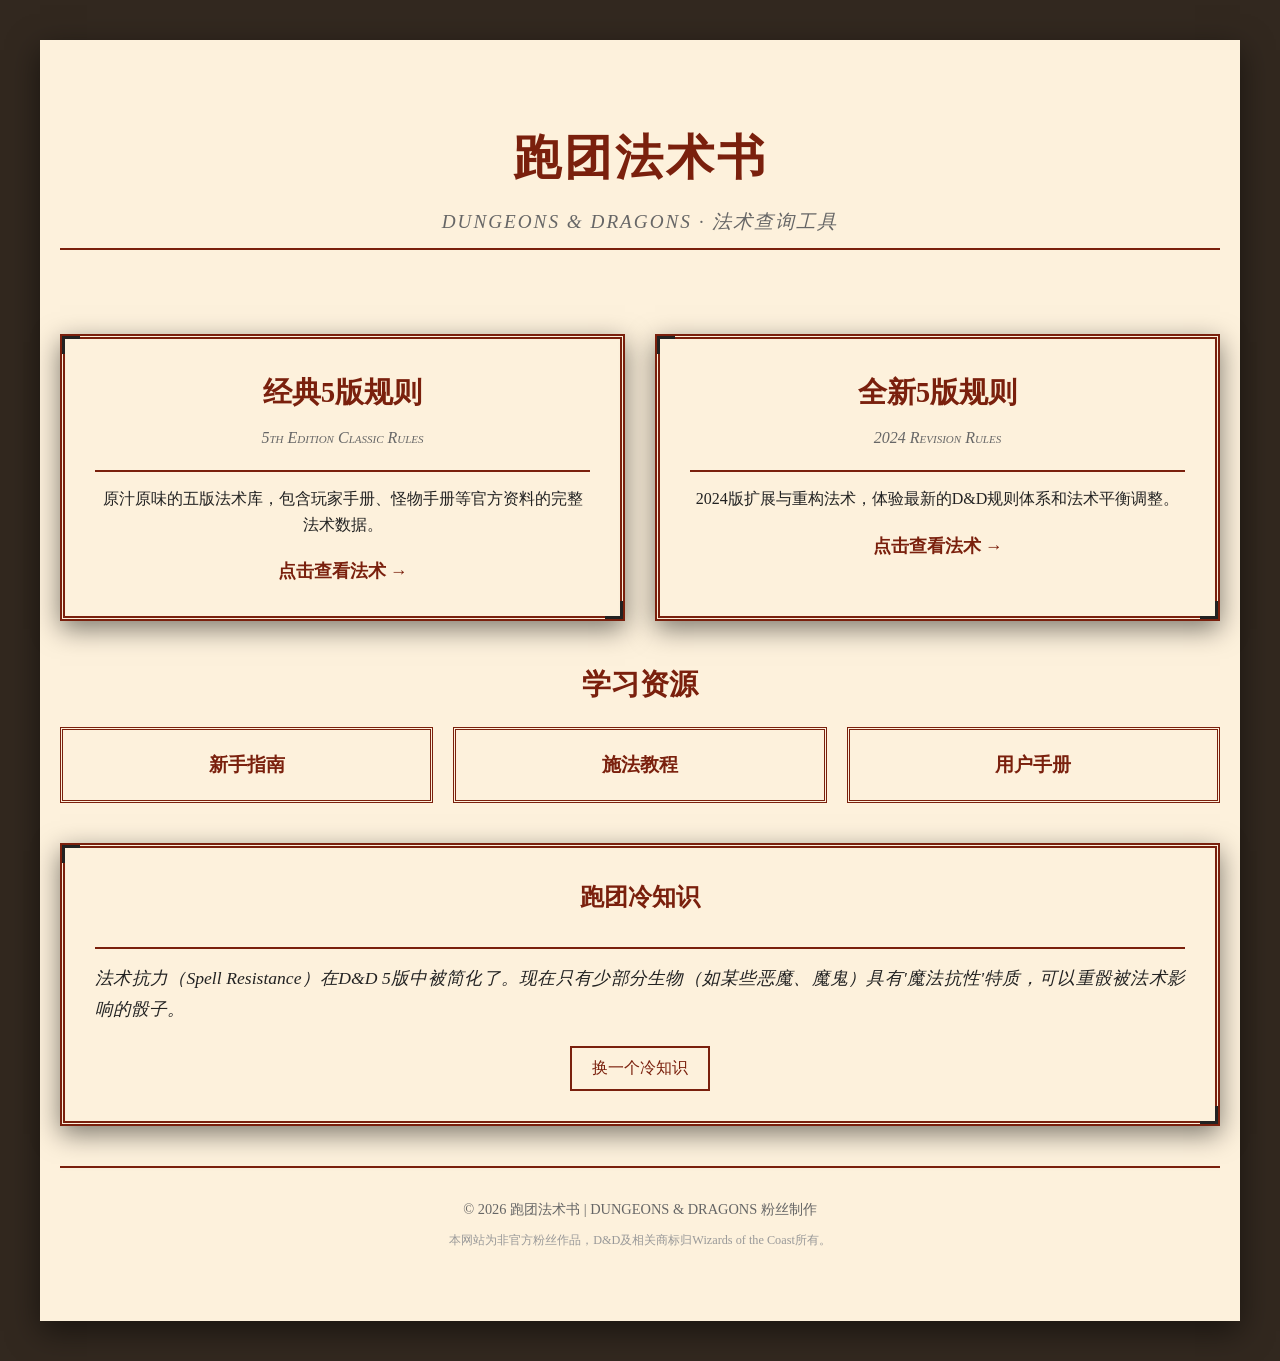
<file: index.html>
<!DOCTYPE html>
<html lang="zh-CN">
<head>
    <meta charset="UTF-8">
    <meta name="viewport" content="width=device-width, initial-scale=1.0">
    <title>跑团法术书 - D&D 法术查询工具</title>
    <link rel="stylesheet" href="css/style.css">
    <link rel="stylesheet" href="css/stat-block.css">
</head>
<body>
    <!-- 主容器 -->
    <div class="container">
        
        <!-- ============================
             标题区（Stat Block风格）
             ============================ -->
        <section class="hero-section fade-in">
            <h1 class="hero-title">跑团法术书</h1>
            <div class="hero-subtitle">DUNGEONS & DRAGONS · 法术查询工具</div>
            <hr class="divider">
        </section>
        
        <!-- ============================
             核心功能区（Stat Block卡片）
             ============================ -->
        <section class="features-section">
            
            <!-- 经典5版规则卡片 -->
            <div class="feature-card" onclick="location.href='dndspells.html?v=5e'">
                <div class="feature-card-title">经典5版规则</div>
                <div class="feature-card-subtitle">5th Edition Classic Rules</div>
                <hr class="divider">
                <div class="feature-card-desc">
                    原汁原味的五版法术库，包含玩家手册、怪物手册等官方资料的完整法术数据。
                </div>
                <div class="feature-card-link">点击查看法术 →</div>
            </div>
            
            <!-- 全新5版规则卡片 -->
            <div class="feature-card" onclick="location.href='dndspells.html?v=5r'">
                <div class="feature-card-title">全新5版规则</div>
                <div class="feature-card-subtitle">2024 Revision Rules</div>
                <hr class="divider">
                <div class="feature-card-desc">
                    2024版扩展与重构法术，体验最新的D&D规则体系和法术平衡调整。
                </div>
                <div class="feature-card-link">点击查看法术 →</div>
            </div>
            
        </section>
        
        <!-- ============================
             学习资源区（Stat Block风格链接）
             ============================ -->
        <section class="resources-section">
            <h2 class="resources-title">学习资源</h2>
            <div class="resources-grid">
                <a href="GuideBook.html" class="resource-link">新手指南</a>
                <a href="MagicTutorial.html" class="resource-link">施法教程</a>
                <a href="UserManual.html" class="resource-link">用户手册</a>
            </div>
        </section>
        
        <!-- ============================
             跑团冷知识区（Stat Block风格）
             ============================ -->
        <section class="funfact-section">
            <div class="funfact-card" id="funfact-card">
                <div class="funfact-title">跑团冷知识</div>
                <hr class="divider">
                <div class="funfact-content" id="funfact-content">
                    在D&D中，'法术位'（Spell Slot）是施放法术的资源。法师需要准备法术并消耗法术位来施放，这模拟了施法者的精神和体力限制。
                </div>
                <div class="funfact-refresh">
                    <button class="btn-stat-block" onclick="showNextFunFact()">换一个冷知识</button>
                </div>
            </div>
        </section>
        
        <!-- ============================
             页脚信息（简化）
             ============================ -->
        <footer class="footer">
            <p>© 2026 跑团法术书 | DUNGEONS & DRAGONS 粉丝制作</p>
            <p style="margin-top: 10px; font-size: 0.85em; color: #999;">
                本网站为非官方粉丝作品，D&D及相关商标归Wizards of the Coast所有。
            </p>
        </footer>
        
    </div>
    
    <!-- 返回顶部按钮 -->
    <div class="back-to-top" id="backToTop" onclick="scrollToTop()"></div>
    
    <!-- JavaScript -->
    <script src="js/main.js"></script>
</body>
</html>
</file>
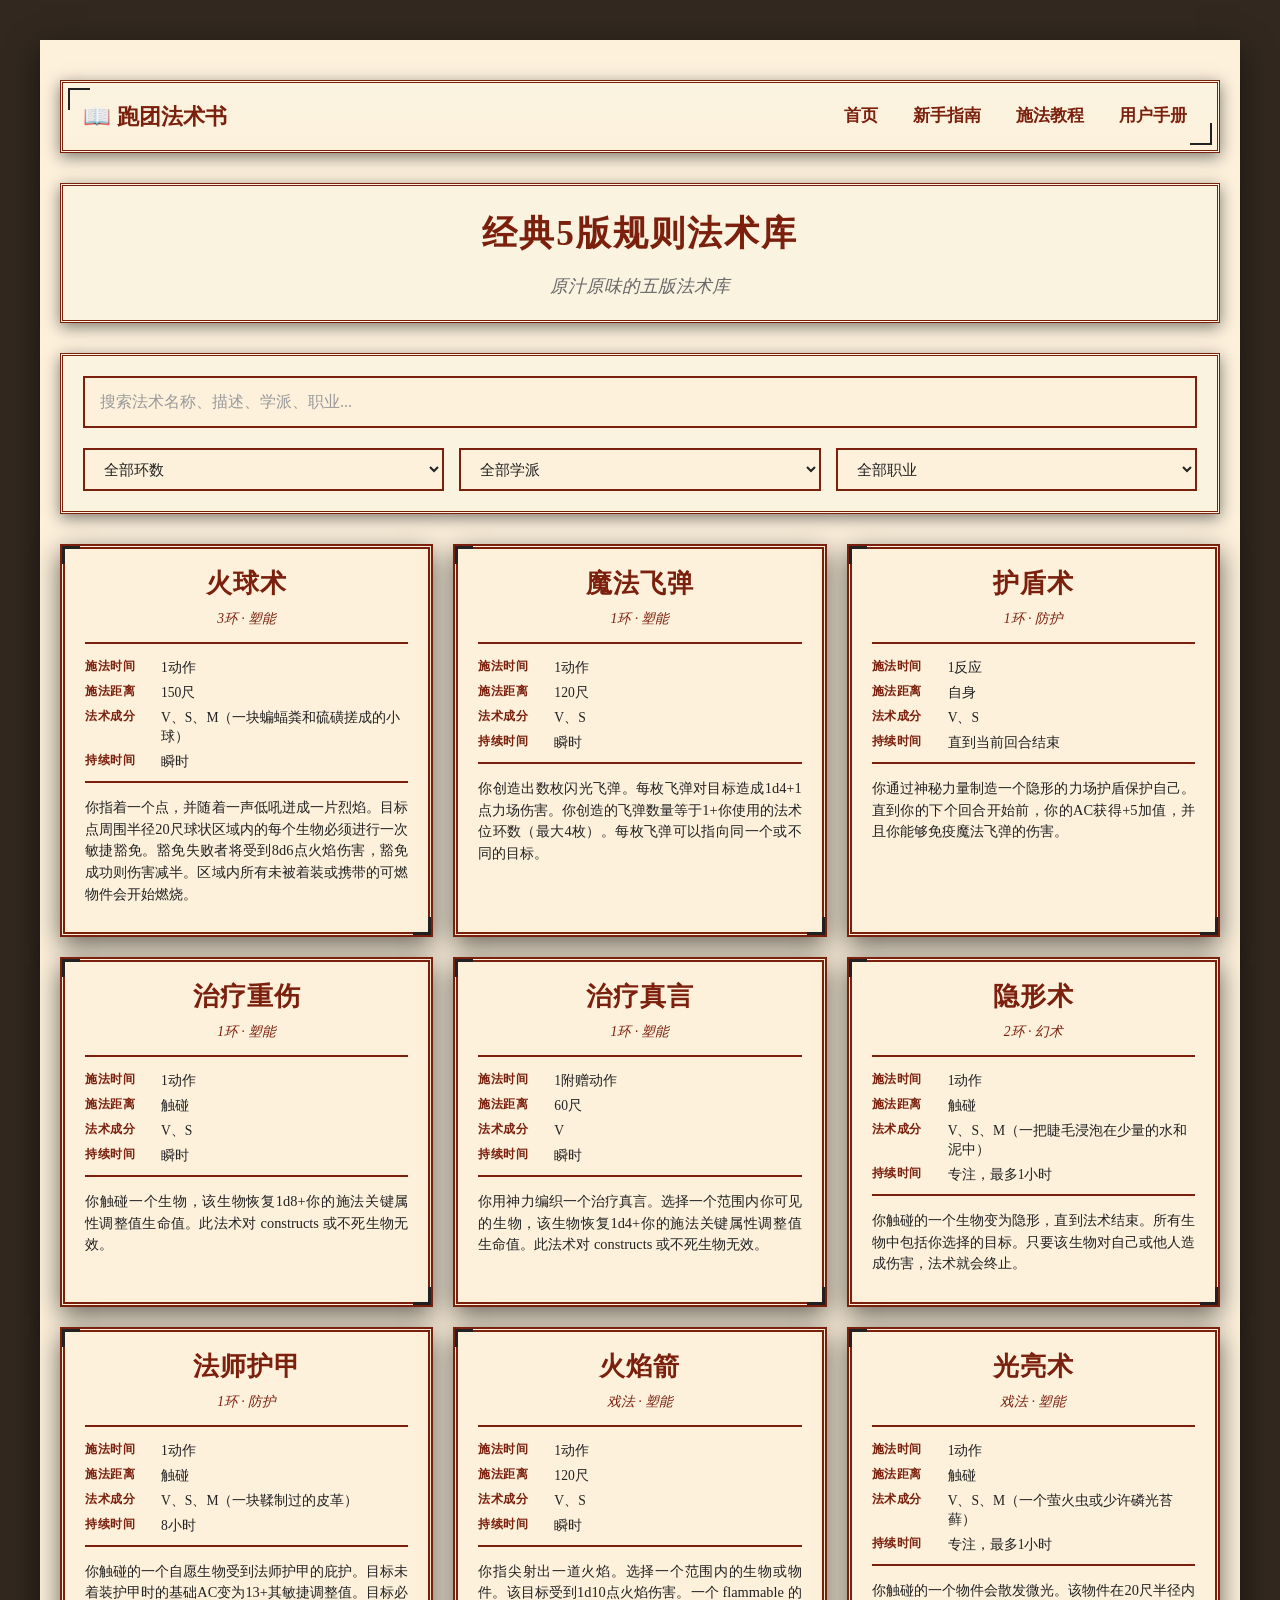
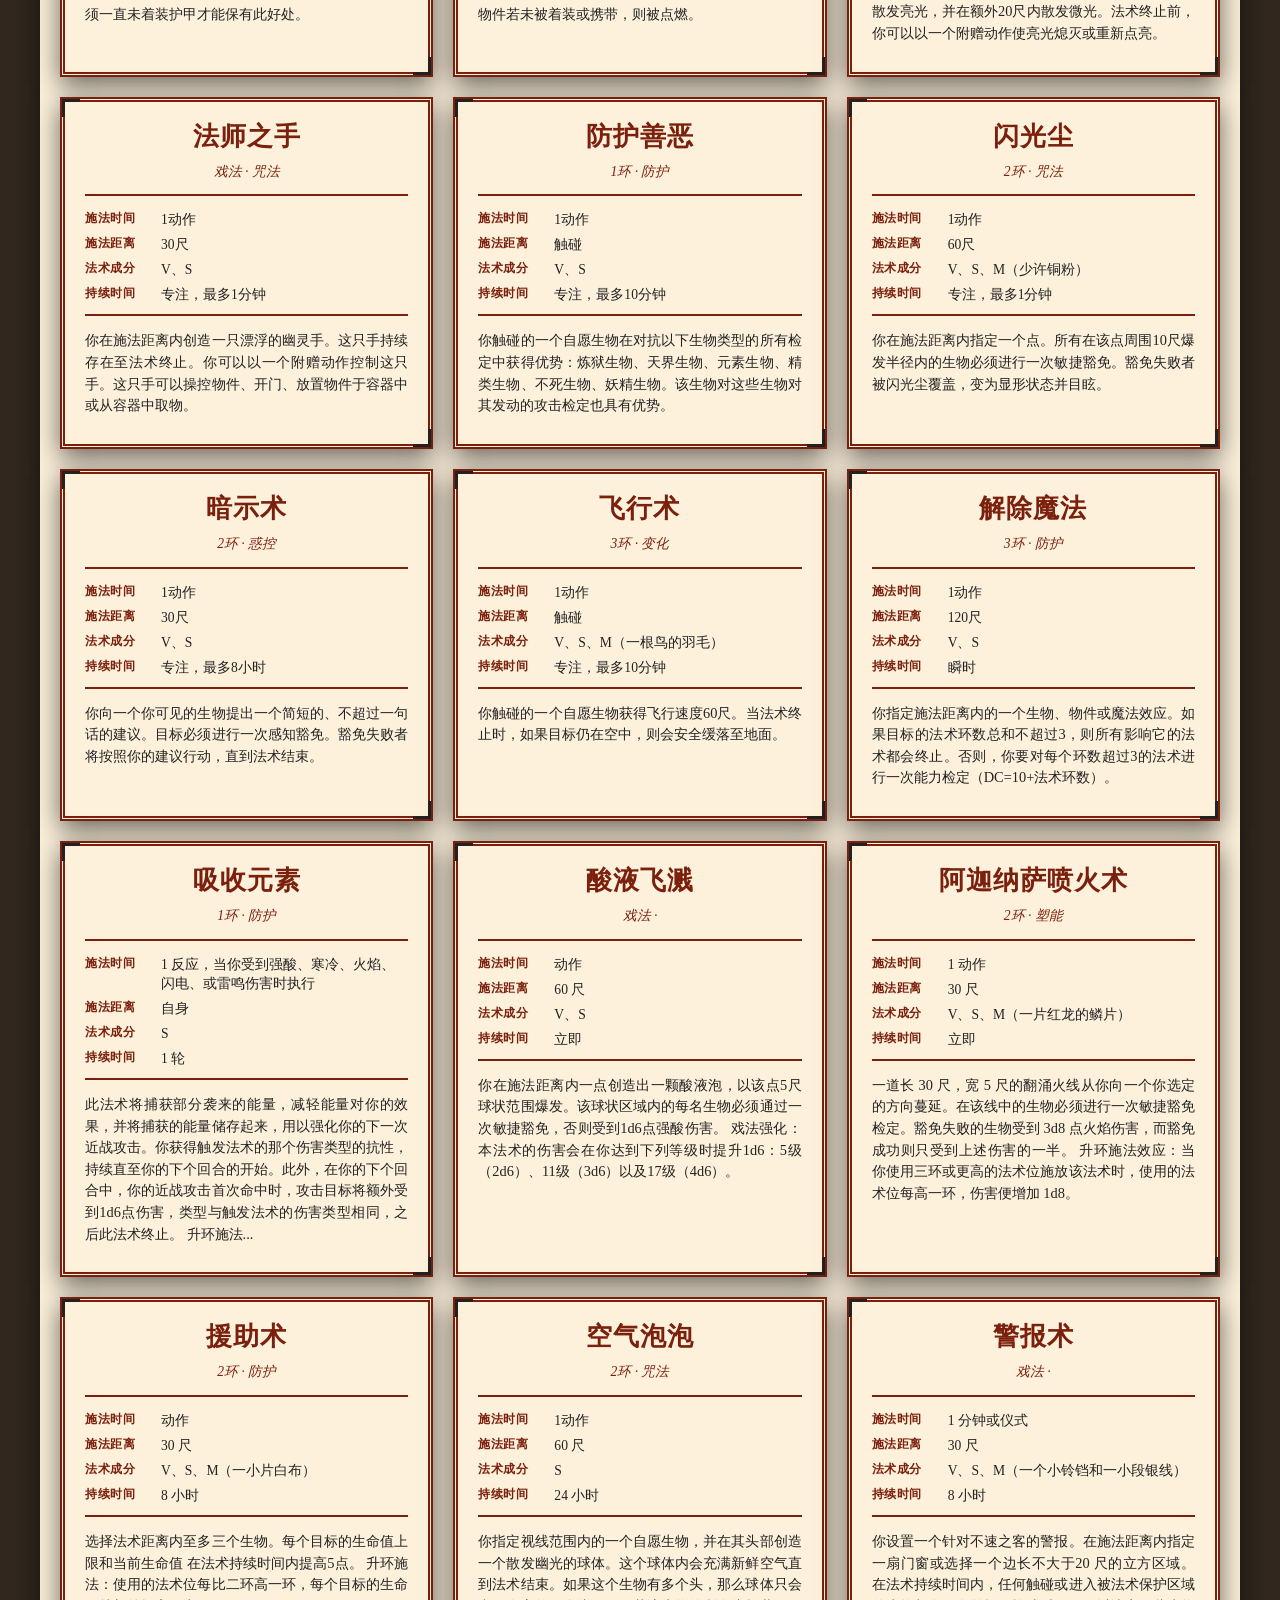
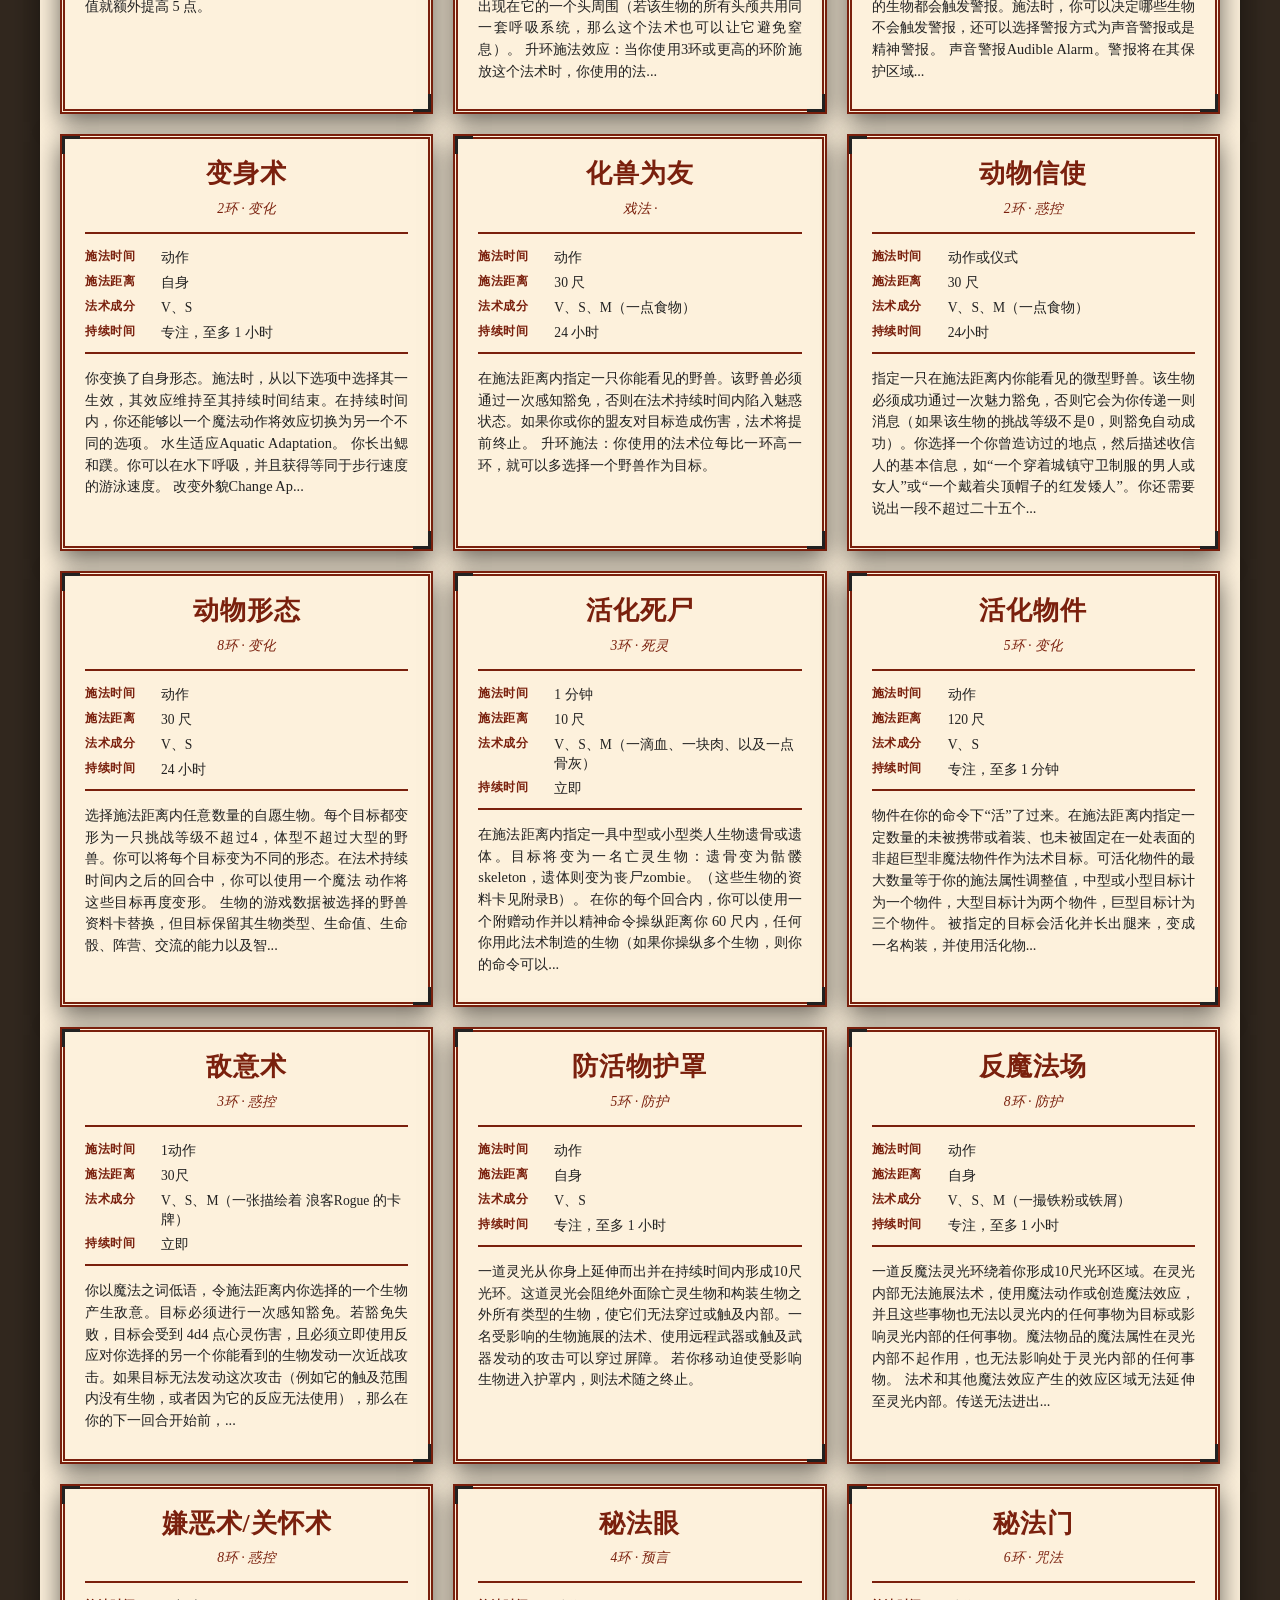
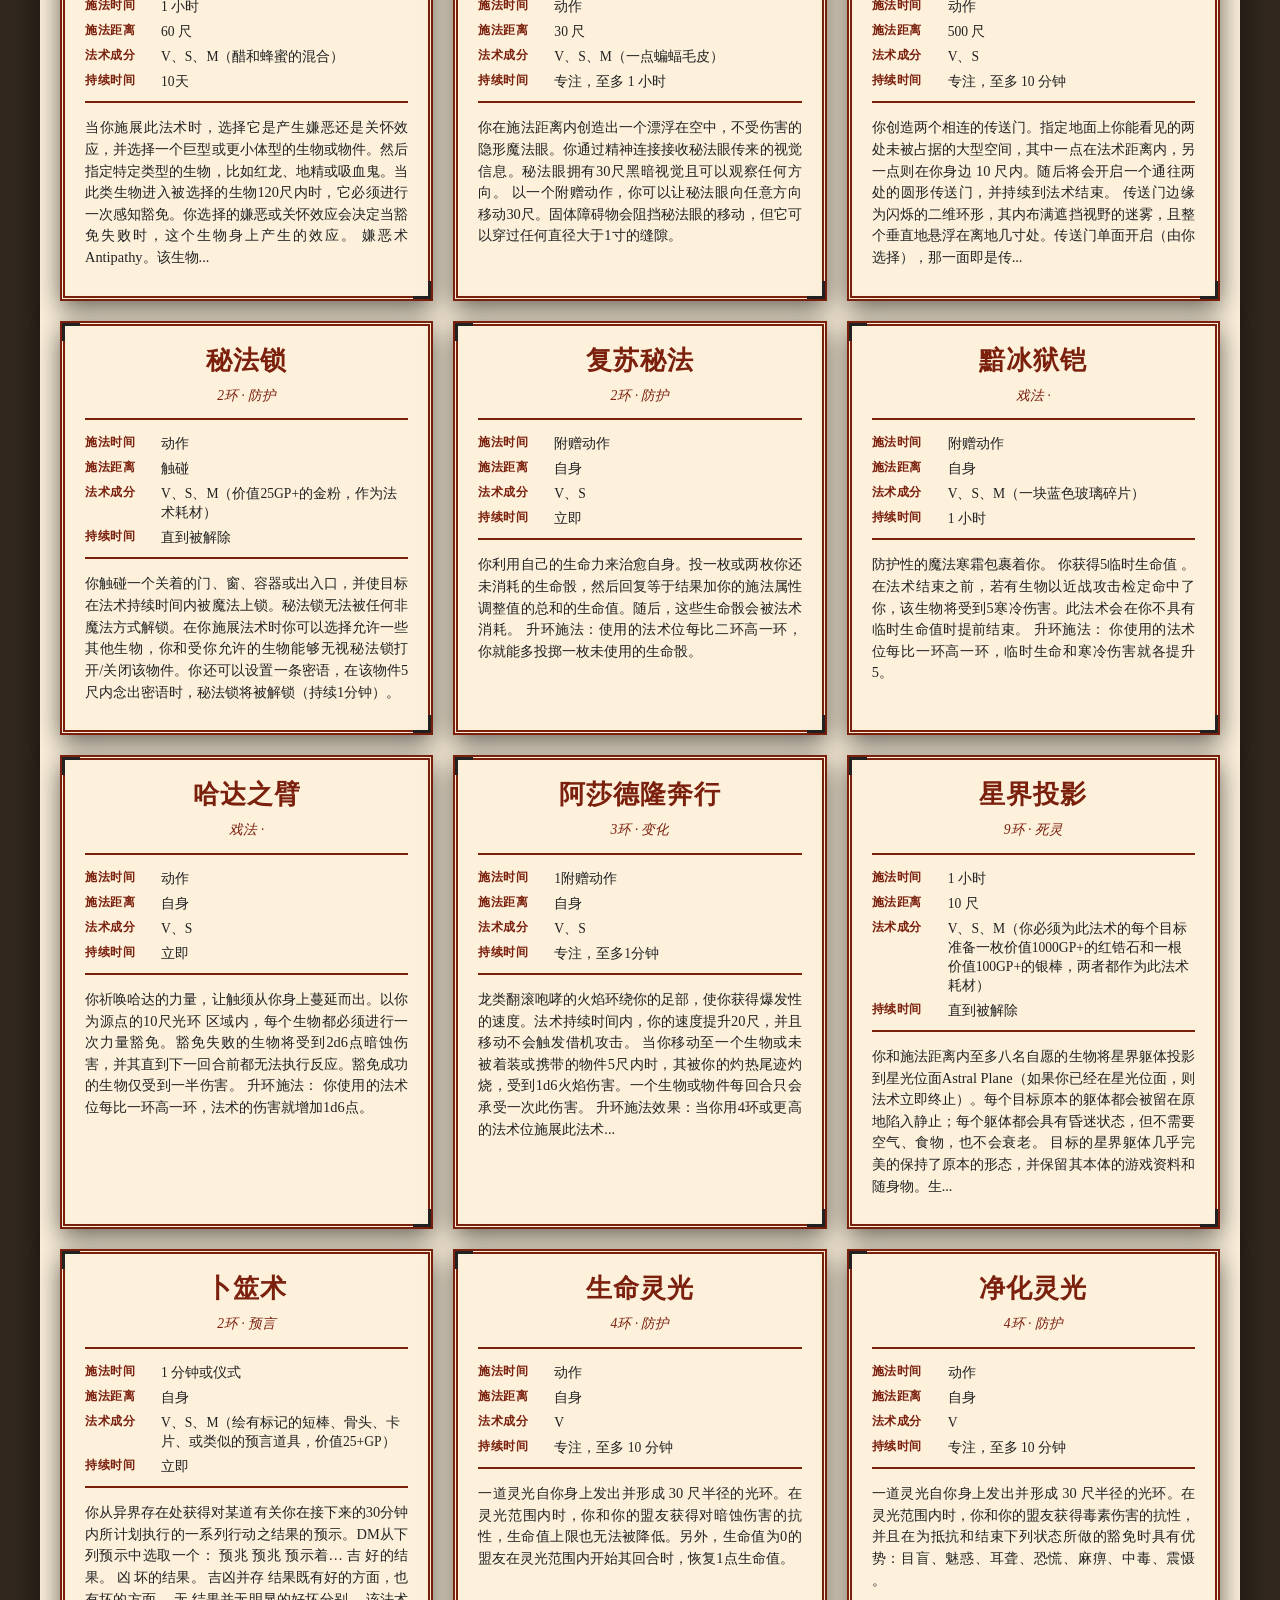
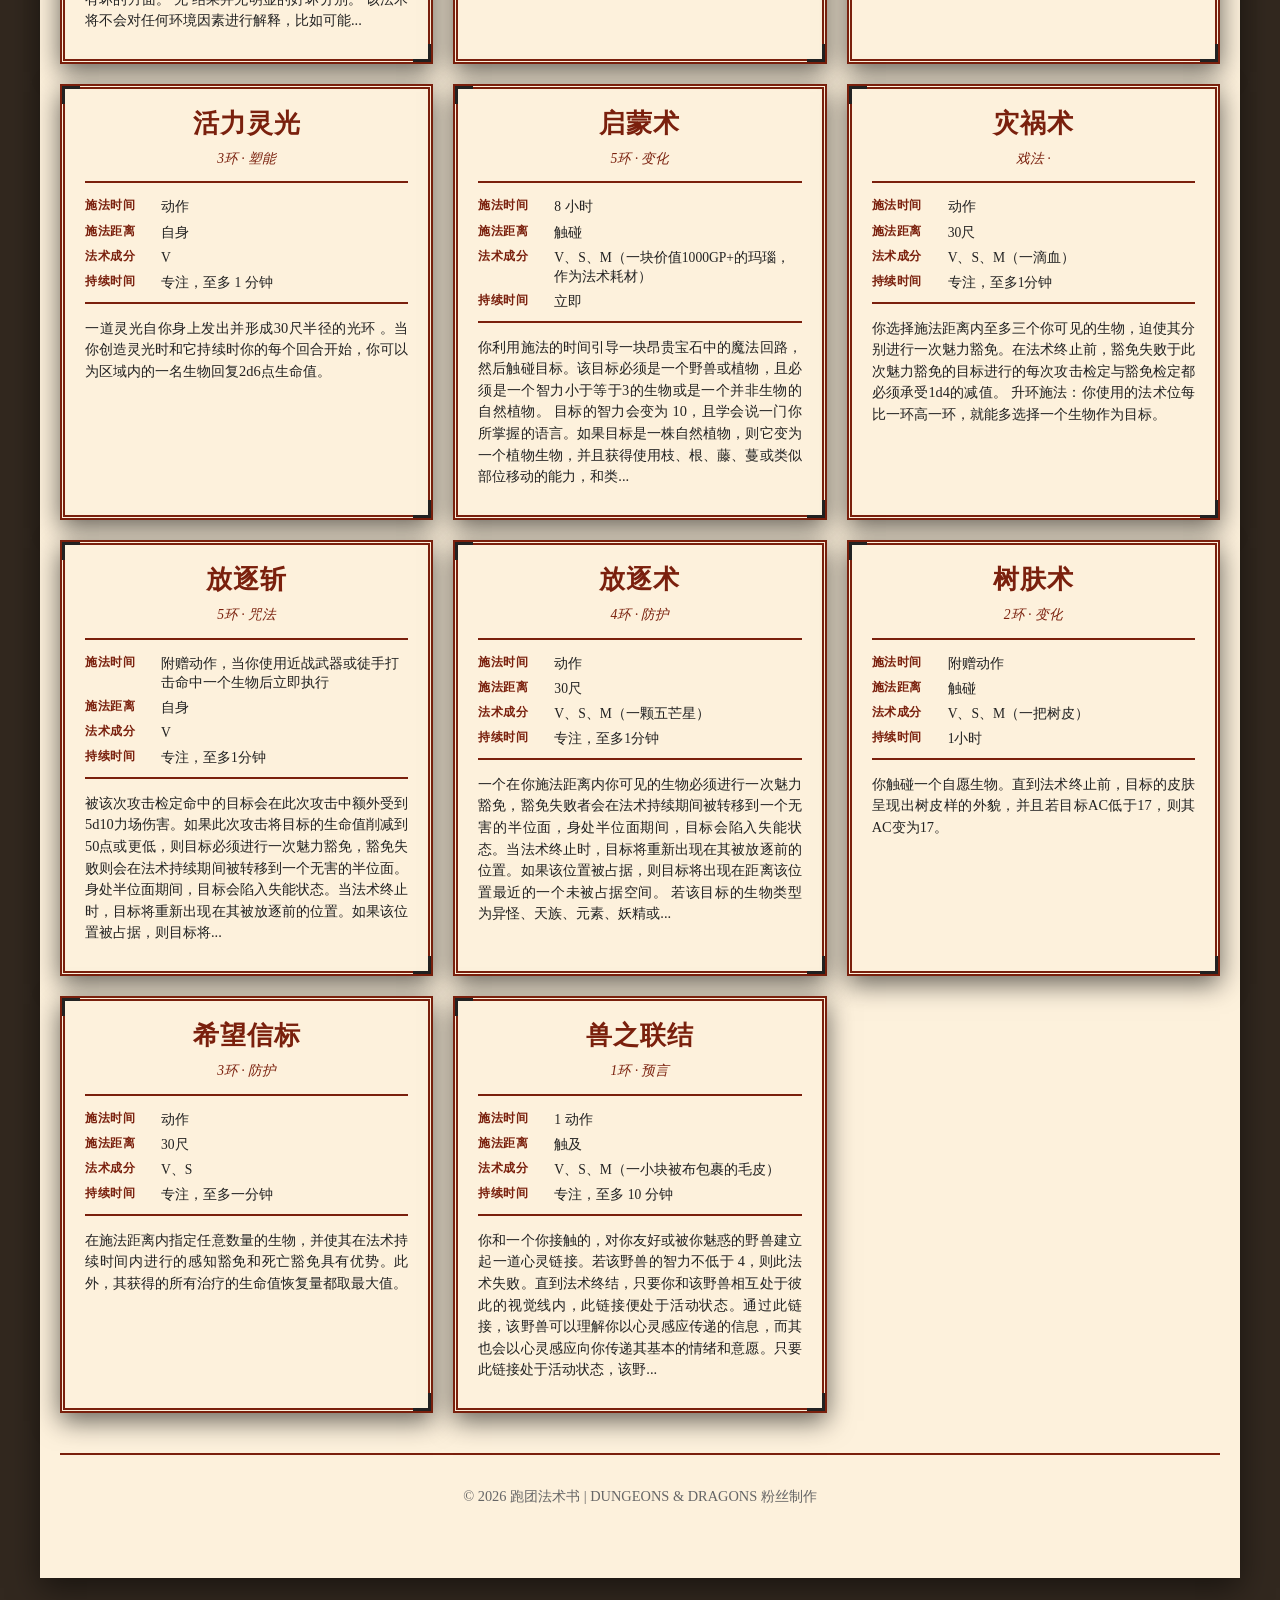
<file: dndspells.html>
<!DOCTYPE html>
<html lang="zh-CN">
<head>
    <meta charset="UTF-8">
    <meta name="viewport" content="width=device-width, initial-scale=1.0">
    <title>法术查询 - 跑团法术书</title>
    <link rel="stylesheet" href="css/style.css">
    <link rel="stylesheet" href="css/stat-block.css">
    <style>
        /* ============================
           法术查询页特定样式
           ============================ */
        
        /* 导航栏（使用全局样式） */
        /* 页面标题区（Stat Block风格） */
        .page-header {
            text-align: center;
            margin-bottom: var(--spacing-xl);
            padding: var(--spacing-lg);
            background: var(--parchment-light);
            border: 3px double var(--dnd-red);
            box-shadow: 0 4px 15px var(--shadow-color);
        }
        
        .page-title {
            font-size: 2.2em;
            color: var(--dnd-red);
            margin-bottom: var(--spacing-sm);
            font-weight: 700;
        }
        
        .page-description {
            font-size: 1.1em;
            color: var(--text-secondary);
            font-style: italic;
        }
        
        /* 搜索和筛选区（Stat Block风格） */
        .search-filter-section {
            background: var(--parchment-light);
            border: 3px double var(--dnd-red);
            padding: var(--spacing-lg);
            margin-bottom: var(--spacing-xl);
            box-shadow: 0 4px 15px var(--shadow-color);
        }
        
        .search-box {
            width: 100%;
            padding: var(--spacing-md);
            font-family: var(--font-serif);
            font-size: 1em;
            border: 2px double var(--dnd-red);
            background: var(--parchment);
            color: var(--text-primary);
            margin-bottom: var(--spacing-lg);
            transition: all 0.3s ease;
        }
        
        .search-box:focus {
            outline: none;
            box-shadow: 0 0 10px var(--shadow-light);
            background: var(--parchment);
        }
        
        .search-box::placeholder {
            color: var(--text-muted);
        }
        
        .filters-row {
            display: grid;
            grid-template-columns: repeat(auto-fit, minmax(200px, 1fr));
            gap: var(--spacing-md);
        }
        
        .filter-select {
            padding: var(--spacing-sm) var(--spacing-md);
            font-family: var(--font-serif);
            font-size: 0.95em;
            border: 2px double var(--dnd-red);
            background: var(--parchment);
            color: var(--text-primary);
            cursor: pointer;
            transition: all 0.3s ease;
        }
        
        .filter-select:focus {
            outline: none;
            box-shadow: 0 0 10px var(--shadow-light);
        }
        
        .filter-select option {
            background: var(--parchment);
            color: var(--text-primary);
        }
        
        .filter-select option:hover {
            background: var(--parchment-dark);
        }
        
        /* 法术列表区（Stat Block卡片网格） */
        .spells-grid {
            display: grid;
            grid-template-columns: repeat(auto-fill, minmax(350px, 1fr));
            gap: var(--spacing-lg);
            margin-bottom: var(--spacing-xl);
        }
        
        /* 法术卡片（基于stat-block.css扩展） */
        .spell-card {
            cursor: pointer;
            transition: all 0.3s ease;
        }
        
        .spell-card:hover {
            transform: translateY(-5px);
            box-shadow: 0 0 15px var(--shadow-light);
        }
        
        .spell-card .stat-block {
            max-width: 100%;
            height: 100%;
        }
        
        /* 法术详情弹窗（完整Stat Block样式） */
        .modal-overlay {
            position: fixed;
            top: 0;
            left: 0;
            width: 100%;
            height: 100%;
            background: rgba(0, 0, 0, 0.7);
            display: none;
            justify-content: center;
            align-items: center;
            z-index: 2000;
            padding: var(--spacing-lg);
        }
        
        .modal-overlay.show {
            display: flex;
            animation: fadeIn 0.3s ease;
        }
        
        .modal-content {
            background: var(--parchment);
            border: 5px double var(--dnd-red);
            padding: var(--spacing-xl);
            max-width: 600px;
            width: 100%;
            max-height: 90vh;
            overflow-y: auto;
            box-shadow: 0 10px 40px rgba(0, 0, 0, 0.8);
            position: relative;
            animation: slideUp 0.3s ease;
        }
        
        .modal-close {
            position: absolute;
            top: 15px;
            right: 15px;
            width: 30px;
            height: 30px;
            background: var(--parchment);
            border: 2px double var(--dnd-red);
            color: var(--dnd-red);
            font-size: 1.2em;
            font-weight: 700;
            cursor: pointer;
            display: flex;
            align-items: center;
            justify-content: center;
            transition: all 0.3s ease;
        }
        
        .modal-close:hover {
            background: var(--parchment-dark);
            box-shadow: 0 0 10px var(--shadow-light);
        }
        
        /* 无结果提示 */
        .no-results {
            text-align: center;
            padding: var(--spacing-xxl);
            color: var(--text-secondary);
            font-style: italic;
            font-size: 1.2em;
        }
        
        /* 响应式调整 */
        @media (max-width: 768px) {
            .navbar {
                flex-direction: column;
                gap: var(--spacing-md);
            }
            
            .navbar-links {
                gap: var(--spacing-md);
                flex-wrap: wrap;
                justify-content: center;
            }
            
            .page-title {
                font-size: 1.8em;
            }
            
            .spells-grid {
                grid-template-columns: 1fr;
            }
            
            .modal-content {
                padding: var(--spacing-lg);
                margin: var(--spacing-md);
            }
        }
        
        @media (max-width: 480px) {
            .filters-row {
                grid-template-columns: 1fr;
            }
        }
    </style>
</head>
<body>
    <!-- 导航栏（Stat Block风格） -->
    <div class="container">
        <nav class="navbar">
            <a href="index.html" class="navbar-logo">
                📖 跑团法术书
            </a>
            <ul class="navbar-links">
                <li><a href="index.html">首页</a></li>
                <li><a href="GuideBook.html">新手指南</a></li>
                <li><a href="MagicTutorial.html">施法教程</a></li>
                <li><a href="UserManual.html">用户手册</a></li>
            </ul>
        </nav>
        
        <!-- 页面标题区（动态更新） -->
        <div class="page-header">
            <h1 class="page-title" id="page-title">经典5版规则法术库</h1>
            <div class="page-description" id="page-description">原汁原味的五版法术库</div>
        </div>
        
        <!-- 搜索和筛选区（Stat Block风格） -->
        <section class="search-filter-section">
            <input type="text" 
                   class="search-box" 
                   id="search-box" 
                   placeholder="搜索法术名称、描述、学派、职业...">
            
            <div class="filters-row">
                <select class="filter-select" id="filter-level">
                    <option value="all">全部环数</option>
                    <option value="0">戏法</option>
                    <option value="1">1环</option>
                    <option value="2">2环</option>
                    <option value="3">3环</option>
                    <option value="4">4环</option>
                    <option value="5">5环</option>
                    <option value="6">6环</option>
                    <option value="7">7环</option>
                    <option value="8">8环</option>
                    <option value="9">9环</option>
                </select>
                
                <select class="filter-select" id="filter-school">
                    <option value="all">全部学派</option>
                    <option value="塑能">塑能</option>
                    <option value="咒法">咒法</option>
                    <option value="预言">预言</option>
                    <option value="幻术">幻术</option>
                    <option value="死灵">死灵</option>
                    <option value="变化">变化</option>
                    <option value="防护">防护</option>
                    <option value="惑控">惑控</option>
                </select>
                
                <select class="filter-select" id="filter-class">
                    <option value="all">全部职业</option>
                    <option value="法师">法师</option>
                    <option value="牧师">牧师</option>
                    <option value="德鲁伊">德鲁伊</option>
                    <option value="吟游诗人">吟游诗人</option>
                    <option value="术士">术士</option>
                    <option value="邪术师">邪术师</option>
                    <option value="圣武士">圣武士</option>
                    <option value="游侠">游侠</option>
                </select>
            </div>
        </section>
        
        <!-- 法术列表区（Stat Block卡片网格） -->
        <section class="spells-grid" id="spells-grid">
            <!-- 法术卡片将通过JavaScript动态生成 -->
        </section>
        
        <!-- 无结果提示（默认隐藏） -->
        <div class="no-results" id="no-results" style="display: none;">
            未找到匹配的法术，请尝试其他搜索条件。
        </div>
        
        <!-- 页脚 -->
        <footer class="footer">
            <p>© 2026 跑团法术书 | DUNGEONS & DRAGONS 粉丝制作</p>
        </footer>
    </div>
    
    <!-- 法术详情弹窗（完整Stat Block样式） -->
    <div class="modal-overlay" id="modal-overlay">
        <div class="modal-content" id="modal-content">
            <button class="modal-close" id="modal-close">×</button>
            <!-- 弹窗内容将通过JavaScript动态生成 -->
        </div>
    </div>
    
    <!-- 返回顶部按钮 -->
    <div class="back-to-top" id="backToTop" onclick="scrollToTop()"></div>
    
    <!-- JavaScript -->
    <script src="js/spells.js"></script>
</body>
</html>
</file>
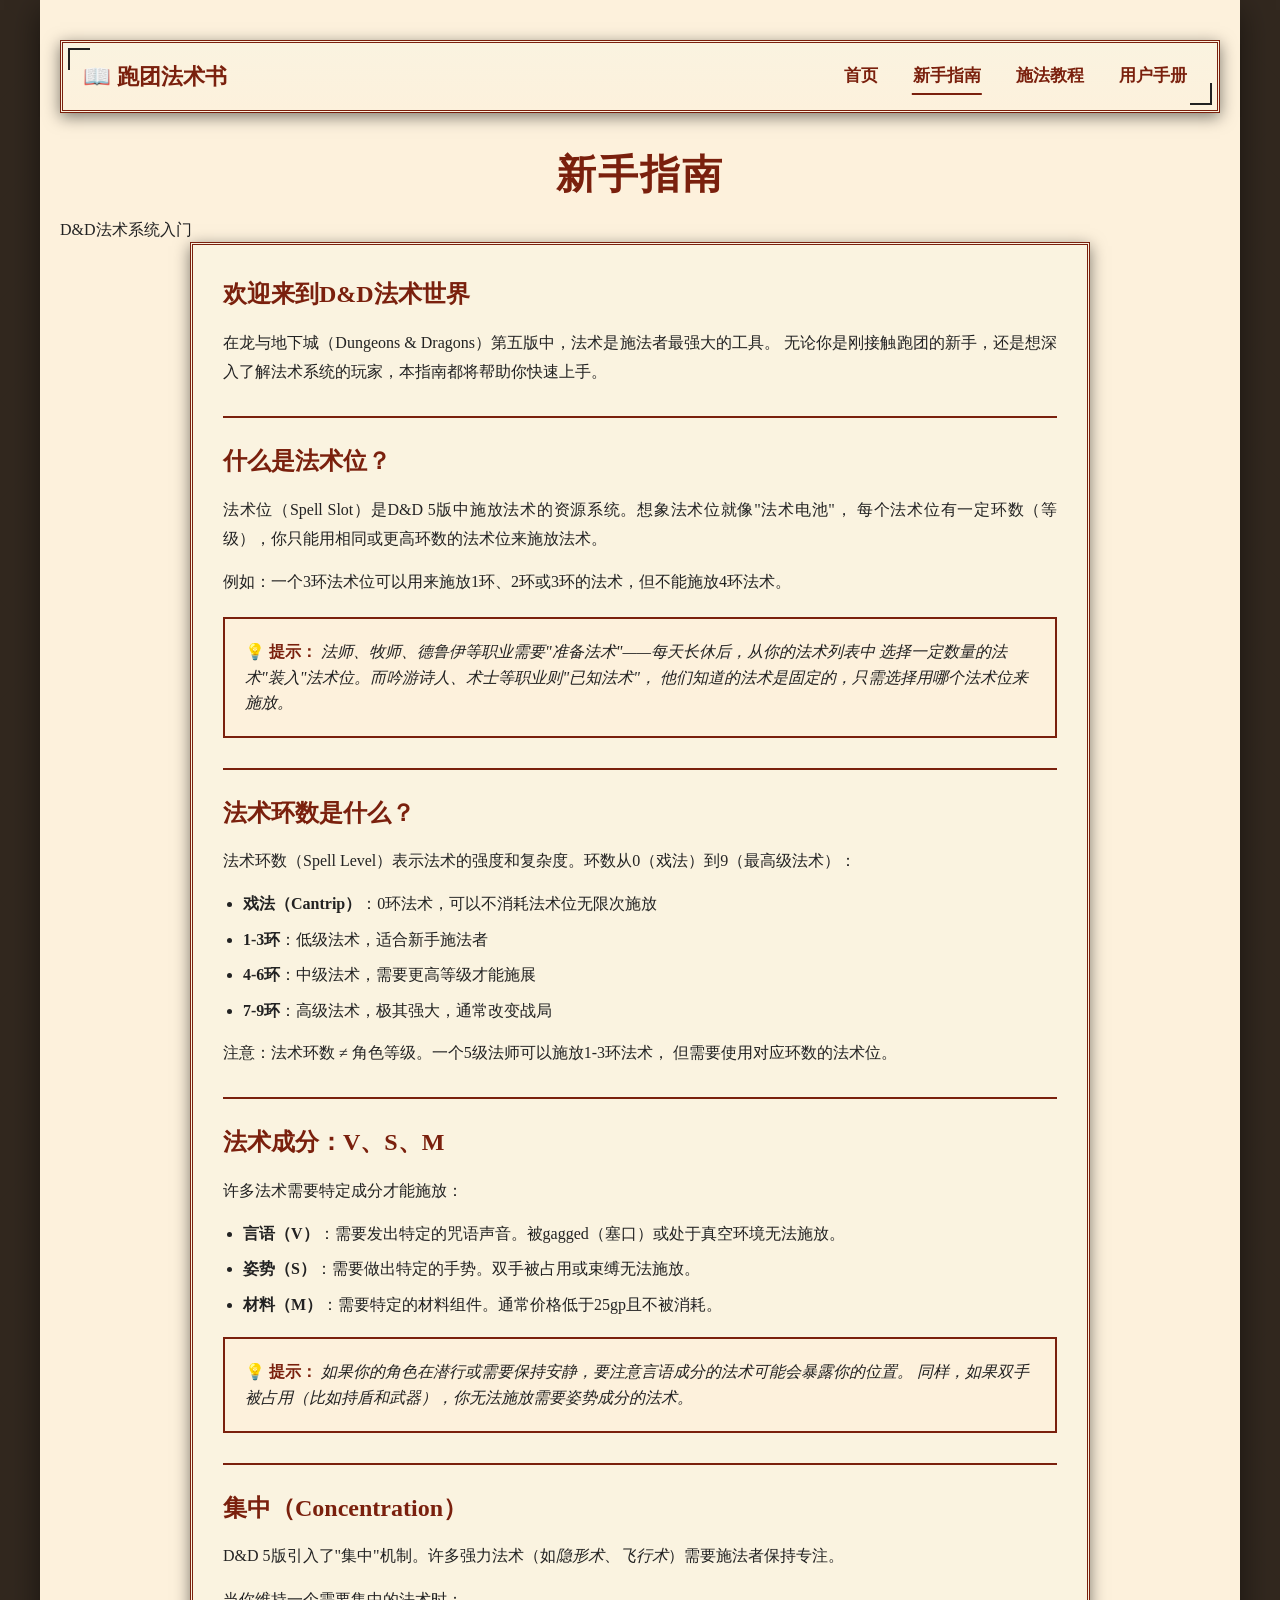
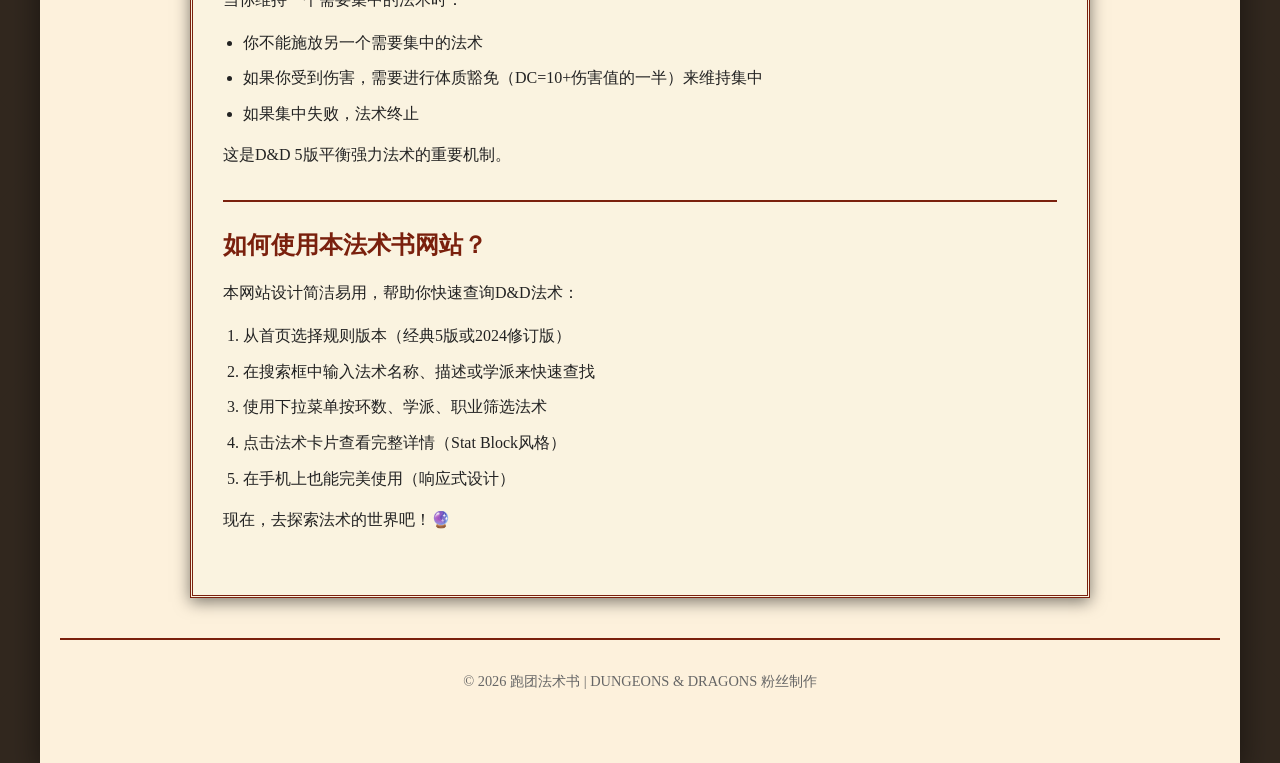
<file: GuideBook.html>
<!DOCTYPE html>
<html lang="zh-CN">
<head>
    <meta charset="UTF-8">
    <meta name="viewport" content="width=device-width, initial-scale=1.0">
    <title>新手指南 - 跑团法术书</title>
    <link rel="stylesheet" href="css/style.css">
    <style>
        /* 辅助页面样式 */
        .page-container {
            max-width: 900px;
            margin: 0 auto;
            padding: var(--spacing-xl);
            background: var(--parchment-light);
            border: 3px double var(--dnd-red);
            box-shadow: 0 4px 15px var(--shadow-color);
        }
        
        .content-section {
            margin-bottom: var(--spacing-xl);
        }
        
        .content-section h2 {
            text-align: left;
            margin-bottom: var(--spacing-md);
            font-size: 1.5em;
        }
        
        .content-section p {
            margin-bottom: var(--spacing-md);
            line-height: 1.8;
            text-align: justify;
        }
        
        .content-section ul,
        .content-section ol {
            margin-left: var(--spacing-lg);
            margin-bottom: var(--spacing-md);
        }
        
        .content-section li {
            margin-bottom: var(--spacing-sm);
            line-height: 1.6;
        }
        
        .tip-box {
            background: var(--parchment);
            border: 2px double var(--dnd-red);
            padding: var(--spacing-lg);
            margin: var(--spacing-lg) 0;
            font-style: italic;
        }
        
        .tip-box::before {
            content: "💡 提示：";
            font-weight: 700;
            font-style: normal;
            color: var(--dnd-red);
        }
    </style>
</head>
<body>
    <div class="container">
        <!-- 导航栏 -->
        <nav class="navbar">
            <a href="index.html" class="navbar-logo">
                📖 跑团法术书
            </a>
            <ul class="navbar-links">
                <li><a href="index.html">首页</a></li>
                <li><a href="GuideBook.html" class="active">新手指南</a></li>
                <li><a href="MagicTutorial.html">施法教程</a></li>
                <li><a href="UserManual.html">用户手册</a></li>
            </ul>
        </nav>
        
        <!-- 页面标题区 -->
        <div class="page-header">
            <h1 class="page-title">新手指南</h1>
            <div class="page-description">D&D法术系统入门</div>
        </div>
        
        <!-- 内容区域（Stat Block风格排版） -->
        <div class="page-container">
            
            <section class="content-section">
                <h2>欢迎来到D&D法术世界</h2>
                <p>
                    在龙与地下城（Dungeons & Dragons）第五版中，法术是施法者最强大的工具。
                    无论你是刚接触跑团的新手，还是想深入了解法术系统的玩家，本指南都将帮助你快速上手。
                </p>
            </section>
            
            <hr class="divider">
            
            <section class="content-section">
                <h2>什么是法术位？</h2>
                <p>
                    法术位（Spell Slot）是D&D 5版中施放法术的资源系统。想象法术位就像"法术电池"，
                    每个法术位有一定环数（等级），你只能用相同或更高环数的法术位来施放法术。
                </p>
                <p>
                    例如：一个3环法术位可以用来施放1环、2环或3环的法术，但不能施放4环法术。
                </p>
                <div class="tip-box">
                    法师、牧师、德鲁伊等职业需要"准备法术"——每天长休后，从你的法术列表中
                    选择一定数量的法术"装入"法术位。而吟游诗人、术士等职业则"已知法术"，
                    他们知道的法术是固定的，只需选择用哪个法术位来施放。
                </div>
            </section>
            
            <hr class="divider">
            
            <section class="content-section">
                <h2>法术环数是什么？</h2>
                <p>
                    法术环数（Spell Level）表示法术的强度和复杂度。环数从0（戏法）到9（最高级法术）：
                </p>
                <ul>
                    <li><strong>戏法（Cantrip）</strong>：0环法术，可以不消耗法术位无限次施放</li>
                    <li><strong>1-3环</strong>：低级法术，适合新手施法者</li>
                    <li><strong>4-6环</strong>：中级法术，需要更高等级才能施展</li>
                    <li><strong>7-9环</strong>：高级法术，极其强大，通常改变战局</li>
                </ul>
                <p>
                    注意：法术环数 ≠ 角色等级。一个5级法师可以施放1-3环法术，
                    但需要使用对应环数的法术位。
                </p>
            </section>
            
            <hr class="divider">
            
            <section class="content-section">
                <h2>法术成分：V、S、M</h2>
                <p>
                    许多法术需要特定成分才能施放：
                </p>
                <ul>
                    <li><strong>言语（V）</strong>：需要发出特定的咒语声音。被gagged（塞口）或处于真空环境无法施放。</li>
                    <li><strong>姿势（S）</strong>：需要做出特定的手势。双手被占用或束缚无法施放。</li>
                    <li><strong>材料（M）</strong>：需要特定的材料组件。通常价格低于25gp且不被消耗。</li>
                </ul>
                <div class="tip-box">
                    如果你的角色在潜行或需要保持安静，要注意言语成分的法术可能会暴露你的位置。
                    同样，如果双手被占用（比如持盾和武器），你无法施放需要姿势成分的法术。
                </div>
            </section>
            
            <hr class="divider">
            
            <section class="content-section">
                <h2>集中（Concentration）</h2>
                <p>
                    D&D 5版引入了"集中"机制。许多强力法术（如<em>隐形术</em>、<em>飞行术</em>）需要施法者保持专注。
                </p>
                <p>
                    当你维持一个需要集中的法术时：
                </p>
                <ul>
                    <li>你不能施放另一个需要集中的法术</li>
                    <li>如果你受到伤害，需要进行体质豁免（DC=10+伤害值的一半）来维持集中</li>
                    <li>如果集中失败，法术终止</li>
                </ul>
                <p>
                    这是D&D 5版平衡强力法术的重要机制。
                </p>
            </section>
            
            <hr class="divider">
            
            <section class="content-section">
                <h2>如何使用本法术书网站？</h2>
                <p>
                    本网站设计简洁易用，帮助你快速查询D&D法术：
                </p>
                <ol>
                    <li>从首页选择规则版本（经典5版或2024修订版）</li>
                    <li>在搜索框中输入法术名称、描述或学派来快速查找</li>
                    <li>使用下拉菜单按环数、学派、职业筛选法术</li>
                    <li>点击法术卡片查看完整详情（Stat Block风格）</li>
                    <li>在手机上也能完美使用（响应式设计）</li>
                </ol>
                <p>
                    现在，去探索法术的世界吧！🔮
                </p>
            </section>
            
        </div>
        
        <!-- 页脚 -->
        <footer class="footer">
            <p>© 2026 跑团法术书 | DUNGEONS & DRAGONS 粉丝制作</p>
        </footer>
    </div>
    
    <!-- 返回顶部按钮 -->
    <div class="back-to-top" id="backToTop" onclick="scrollToTop()"></div>
    
    <!-- JavaScript -->
    <script src="js/main.js"></script>
</body>
</html>
</file>
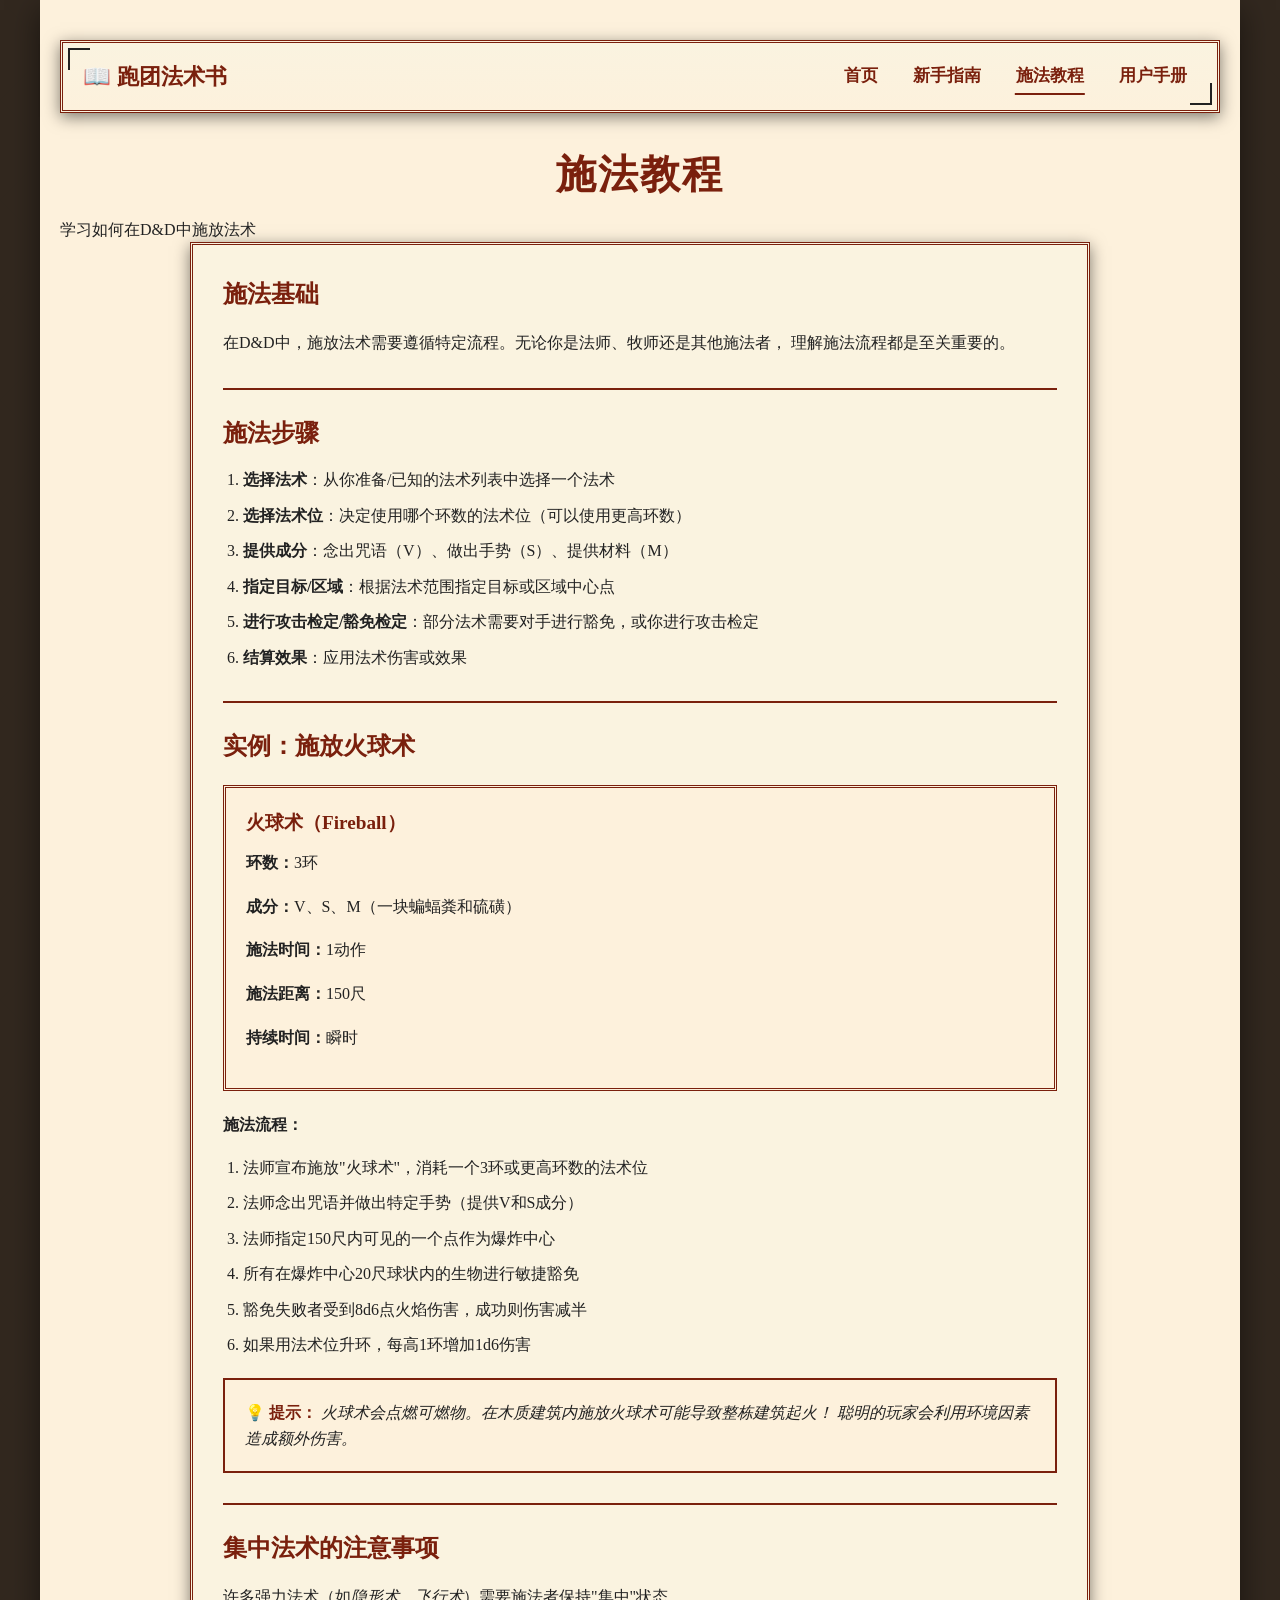
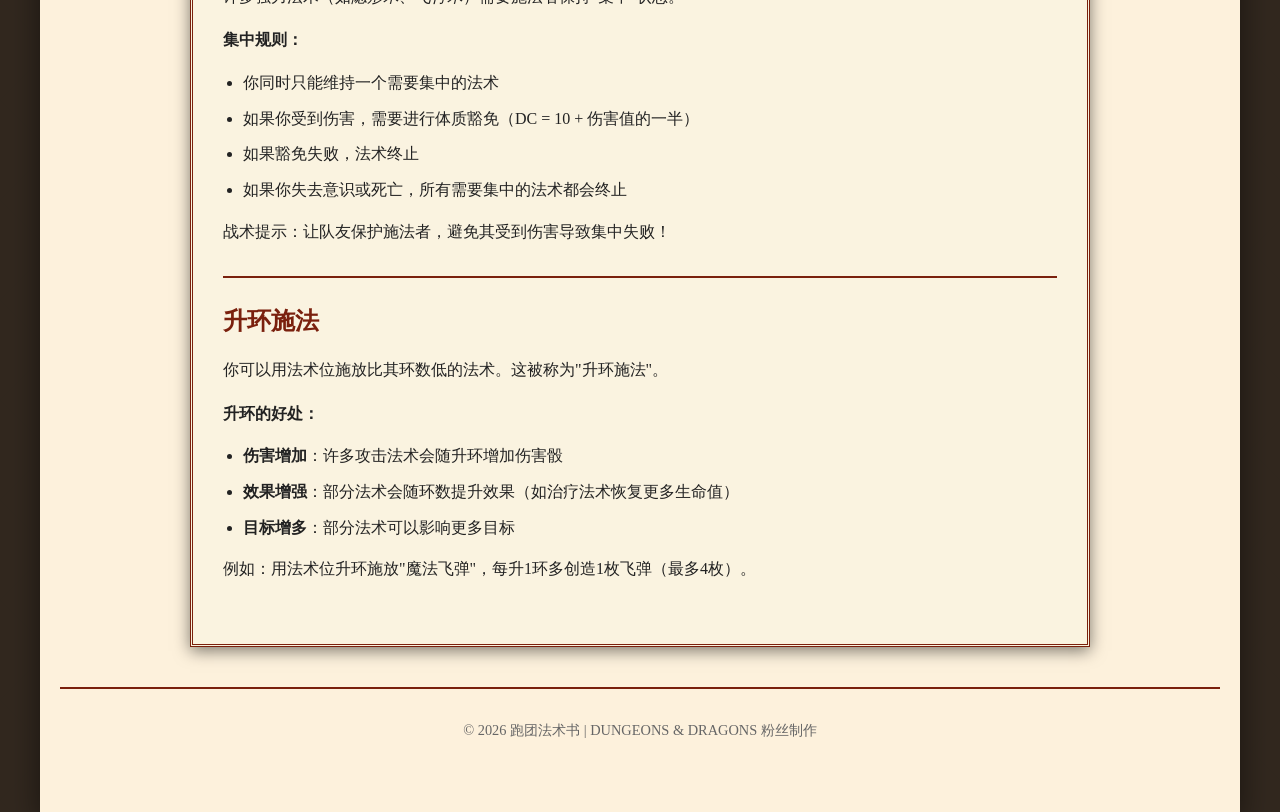
<file: MagicTutorial.html>
<!DOCTYPE html>
<html lang="zh-CN">
<head>
    <meta charset="UTF-8">
    <meta name="viewport" content="width=device-width, initial-scale=1.0">
    <title>施法教程 - 跑团法术书</title>
    <link rel="stylesheet" href="css/style.css">
    <style>
        /* 辅助页面样式（复用GuideBook.html的样式） */
        .page-container {
            max-width: 900px;
            margin: 0 auto;
            padding: var(--spacing-xl);
            background: var(--parchment-light);
            border: 3px double var(--dnd-red);
            box-shadow: 0 4px 15px var(--shadow-color);
        }
        
        .content-section {
            margin-bottom: var(--spacing-xl);
        }
        
        .content-section h2 {
            text-align: left;
            margin-bottom: var(--spacing-md);
            font-size: 1.5em;
        }
        
        .content-section p {
            margin-bottom: var(--spacing-md);
            line-height: 1.8;
            text-align: justify;
        }
        
        .content-section ul,
        .content-section ol {
            margin-left: var(--spacing-lg);
            margin-bottom: var(--spacing-md);
        }
        
        .content-section li {
            margin-bottom: var(--spacing-sm);
            line-height: 1.6;
        }
        
        .tip-box {
            background: var(--parchment);
            border: 2px double var(--dnd-red);
            padding: var(--spacing-lg);
            margin: var(--spacing-lg) 0;
            font-style: italic;
        }
        
        .tip-box::before {
            content: "💡 提示：";
            font-weight: 700;
            font-style: normal;
            color: var(--dnd-red);
        }
        
        .spell-example {
            background: var(--parchment);
            border: 3px double var(--dnd-red);
            padding: var(--spacing-lg);
            margin: var(--spacing-lg) 0;
        }
        
        .spell-example h3 {
            text-align: left;
            font-size: 1.2em;
            margin-bottom: var(--spacing-sm);
        }
    </style>
</head>
<body>
    <div class="container">
        <!-- 导航栏 -->
        <nav class="navbar">
            <a href="index.html" class="navbar-logo">
                📖 跑团法术书
            </a>
            <ul class="navbar-links">
                <li><a href="index.html">首页</a></li>
                <li><a href="GuideBook.html">新手指南</a></li>
                <li><a href="MagicTutorial.html" class="active">施法教程</a></li>
                <li><a href="UserManual.html">用户手册</a></li>
            </ul>
        </nav>
        
        <!-- 页面标题区 -->
        <div class="page-header">
            <h1 class="page-title">施法教程</h1>
            <div class="page-description">学习如何在D&D中施放法术</div>
        </div>
        
        <!-- 内容区域（Stat Block风格排版） -->
        <div class="page-container">
            
            <section class="content-section">
                <h2>施法基础</h2>
                <p>
                    在D&D中，施放法术需要遵循特定流程。无论你是法师、牧师还是其他施法者，
                    理解施法流程都是至关重要的。
                </p>
            </section>
            
            <hr class="divider">
            
            <section class="content-section">
                <h2>施法步骤</h2>
                <ol>
                    <li><strong>选择法术</strong>：从你准备/已知的法术列表中选择一个法术</li>
                    <li><strong>选择法术位</strong>：决定使用哪个环数的法术位（可以使用更高环数）</li>
                    <li><strong>提供成分</strong>：念出咒语（V）、做出手势（S）、提供材料（M）</li>
                    <li><strong>指定目标/区域</strong>：根据法术范围指定目标或区域中心点</li>
                    <li><strong>进行攻击检定/豁免检定</strong>：部分法术需要对手进行豁免，或你进行攻击检定</li>
                    <li><strong>结算效果</strong>：应用法术伤害或效果</li>
                </ol>
            </section>
            
            <hr class="divider">
            
            <section class="content-section">
                <h2>实例：施放火球术</h2>
                
                <div class="spell-example">
                    <h3>火球术（Fireball）</h3>
                    <p><strong>环数：</strong>3环</p>
                    <p><strong>成分：</strong>V、S、M（一块蝙蝠粪和硫磺）</p>
                    <p><strong>施法时间：</strong>1动作</p>
                    <p><strong>施法距离：</strong>150尺</p>
                    <p><strong>持续时间：</strong>瞬时</p>
                </div>
                
                <p><strong>施法流程：</strong></p>
                <ol>
                    <li>法师宣布施放"火球术"，消耗一个3环或更高环数的法术位</li>
                    <li>法师念出咒语并做出特定手势（提供V和S成分）</li>
                    <li>法师指定150尺内可见的一个点作为爆炸中心</li>
                    <li>所有在爆炸中心20尺球状内的生物进行敏捷豁免</li>
                    <li>豁免失败者受到8d6点火焰伤害，成功则伤害减半</li>
                    <li>如果用法术位升环，每高1环增加1d6伤害</li>
                </ol>
                
                <div class="tip-box">
                    火球术会点燃可燃物。在木质建筑内施放火球术可能导致整栋建筑起火！
                    聪明的玩家会利用环境因素造成额外伤害。
                </div>
            </section>
            
            <hr class="divider">
            
            <section class="content-section">
                <h2>集中法术的注意事项</h2>
                <p>
                    许多强力法术（如<em>隐形术</em>、<em>飞行术</em>）需要施法者保持"集中"状态。
                </p>
                <p><strong>集中规则：</strong></p>
                <ul>
                    <li>你同时只能维持一个需要集中的法术</li>
                    <li>如果你受到伤害，需要进行体质豁免（DC = 10 + 伤害值的一半）</li>
                    <li>如果豁免失败，法术终止</li>
                    <li>如果你失去意识或死亡，所有需要集中的法术都会终止</li>
                </ul>
                <p>
                    战术提示：让队友保护施法者，避免其受到伤害导致集中失败！
                </p>
            </section>
            
            <hr class="divider">
            
            <section class="content-section">
                <h2>升环施法</h2>
                <p>
                    你可以用法术位施放比其环数低的法术。这被称为"升环施法"。
                </p>
                <p><strong>升环的好处：</strong></p>
                <ul>
                    <li><strong>伤害增加</strong>：许多攻击法术会随升环增加伤害骰</li>
                    <li><strong>效果增强</strong>：部分法术会随环数提升效果（如治疗法术恢复更多生命值）</li>
                    <li><strong>目标增多</strong>：部分法术可以影响更多目标</li>
                </ul>
                <p>
                    例如：用法术位升环施放"魔法飞弹"，每升1环多创造1枚飞弹（最多4枚）。
                </p>
            </section>
            
        </div>
        
        <!-- 页脚 -->
        <footer class="footer">
            <p>© 2026 跑团法术书 | DUNGEONS & DRAGONS 粉丝制作</p>
        </footer>
    </div>
    
    <!-- 返回顶部按钮 -->
    <div class="back-to-top" id="backToTop" onclick="scrollToTop()"></div>
    
    <!-- JavaScript -->
    <script src="js/main.js"></script>
</body>
</html>
</file>
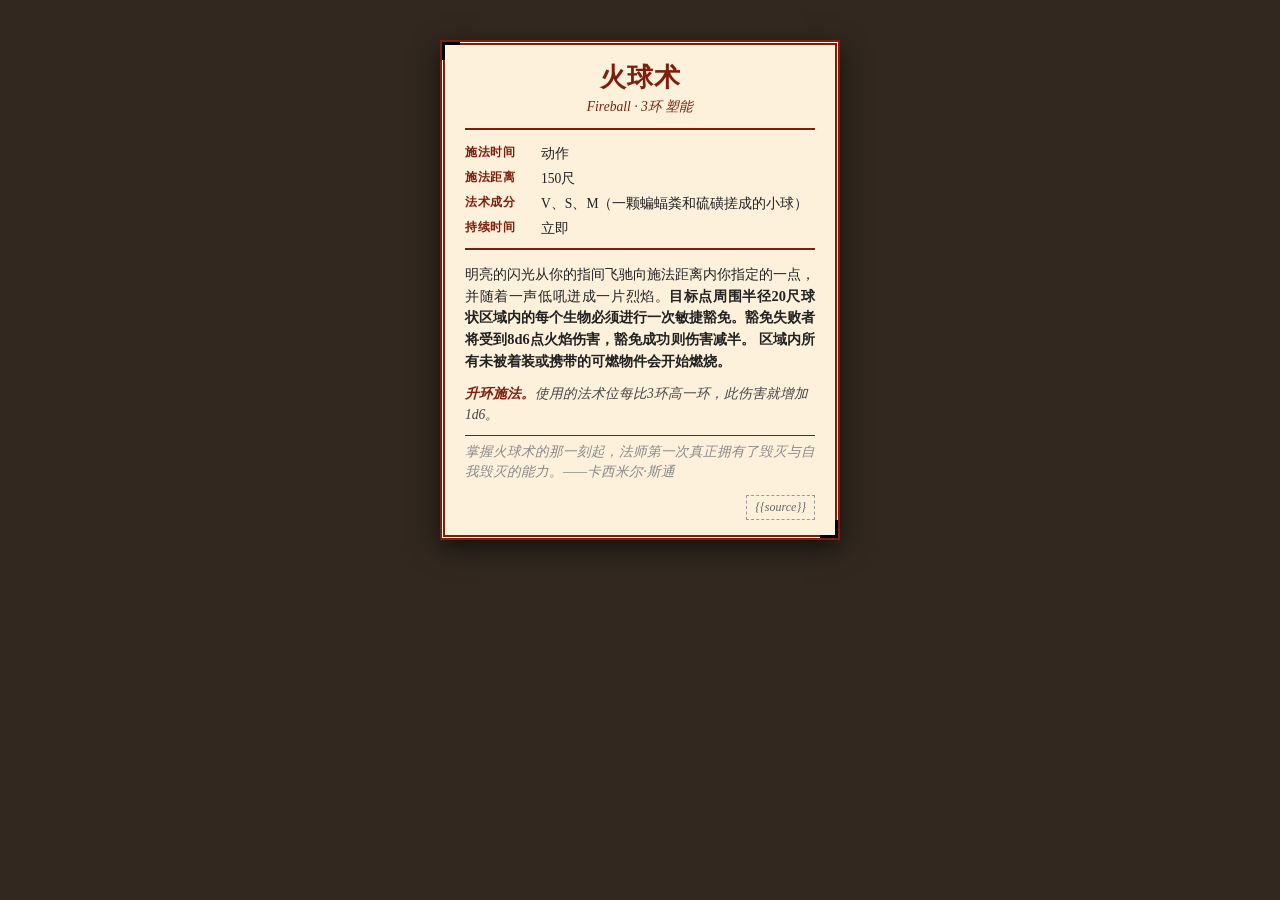
<file: stat-block-demo-v3.html>
<!DOCTYPE html>
<html lang="zh-CN">
<head>
<meta charset="UTF-8">
<meta name="viewport" content="width=device-width, initial-scale=1.0">
<title>D&D Stat Block - 火球术</title>
<link rel="stylesheet" href="css/stat-block.css">
</head>
<body>

<div class="stat-block">
    <div class="spell-name">火球术</div>
    <div class="spell-subtitle">Fireball · <span class="num">3</span>环 塑能</div>
    <hr class="divider">

    <div class="stat-line">
        <span class="stat-label">施法时间</span>
        <span class="stat-value">动作</span>
    </div>
    <div class="stat-line">
        <span class="stat-label">施法距离</span>
        <span class="stat-value"><span class="num">150</span>尺</span>
    </div>
    <div class="stat-line">
        <span class="stat-label">法术成分</span>
        <span class="stat-value">V、S、M（一颗蝙蝠粪和硫磺搓成的小球）</span>
    </div>
    <div class="stat-line">
        <span class="stat-label">持续时间</span>
        <span class="stat-value">立即</span>
    </div>

    <hr class="divider">

    <div class="description">
        明亮的闪光从你的指间飞驰向施法距离内你指定的一点，并随着一声低吼迸成一片烈焰。<strong>目标点周围半径<span class="num">20</span>尺球状区域内的每个生物必须进行一次敏捷豁免。豁免失败者将受到<span class="num">8</span>d<span class="num">6</span>点火焰伤害，豁免成功则伤害减半。
区域内所有未被着装或携带的可燃物件会开始燃烧。</strong>
    </div>

    <div class="higher-level">
        <span class="higher-level-label">升环施法。</span>使用的法术位每比<span class="num">3</span>环高一环，此伤害就增加<span class="num">1</span>d<span class="num">6</span>。
    </div>

    <div class="quote">
        掌握火球术的那一刻起，法师第一次真正拥有了毁灭与自我毁灭的能力。——卡西米尔·斯通
    </div>

    <div class="source-placeholder">{{source}}</div>
    <div style="clear:both;"></div>
</div>

</body>
</html>
</file>
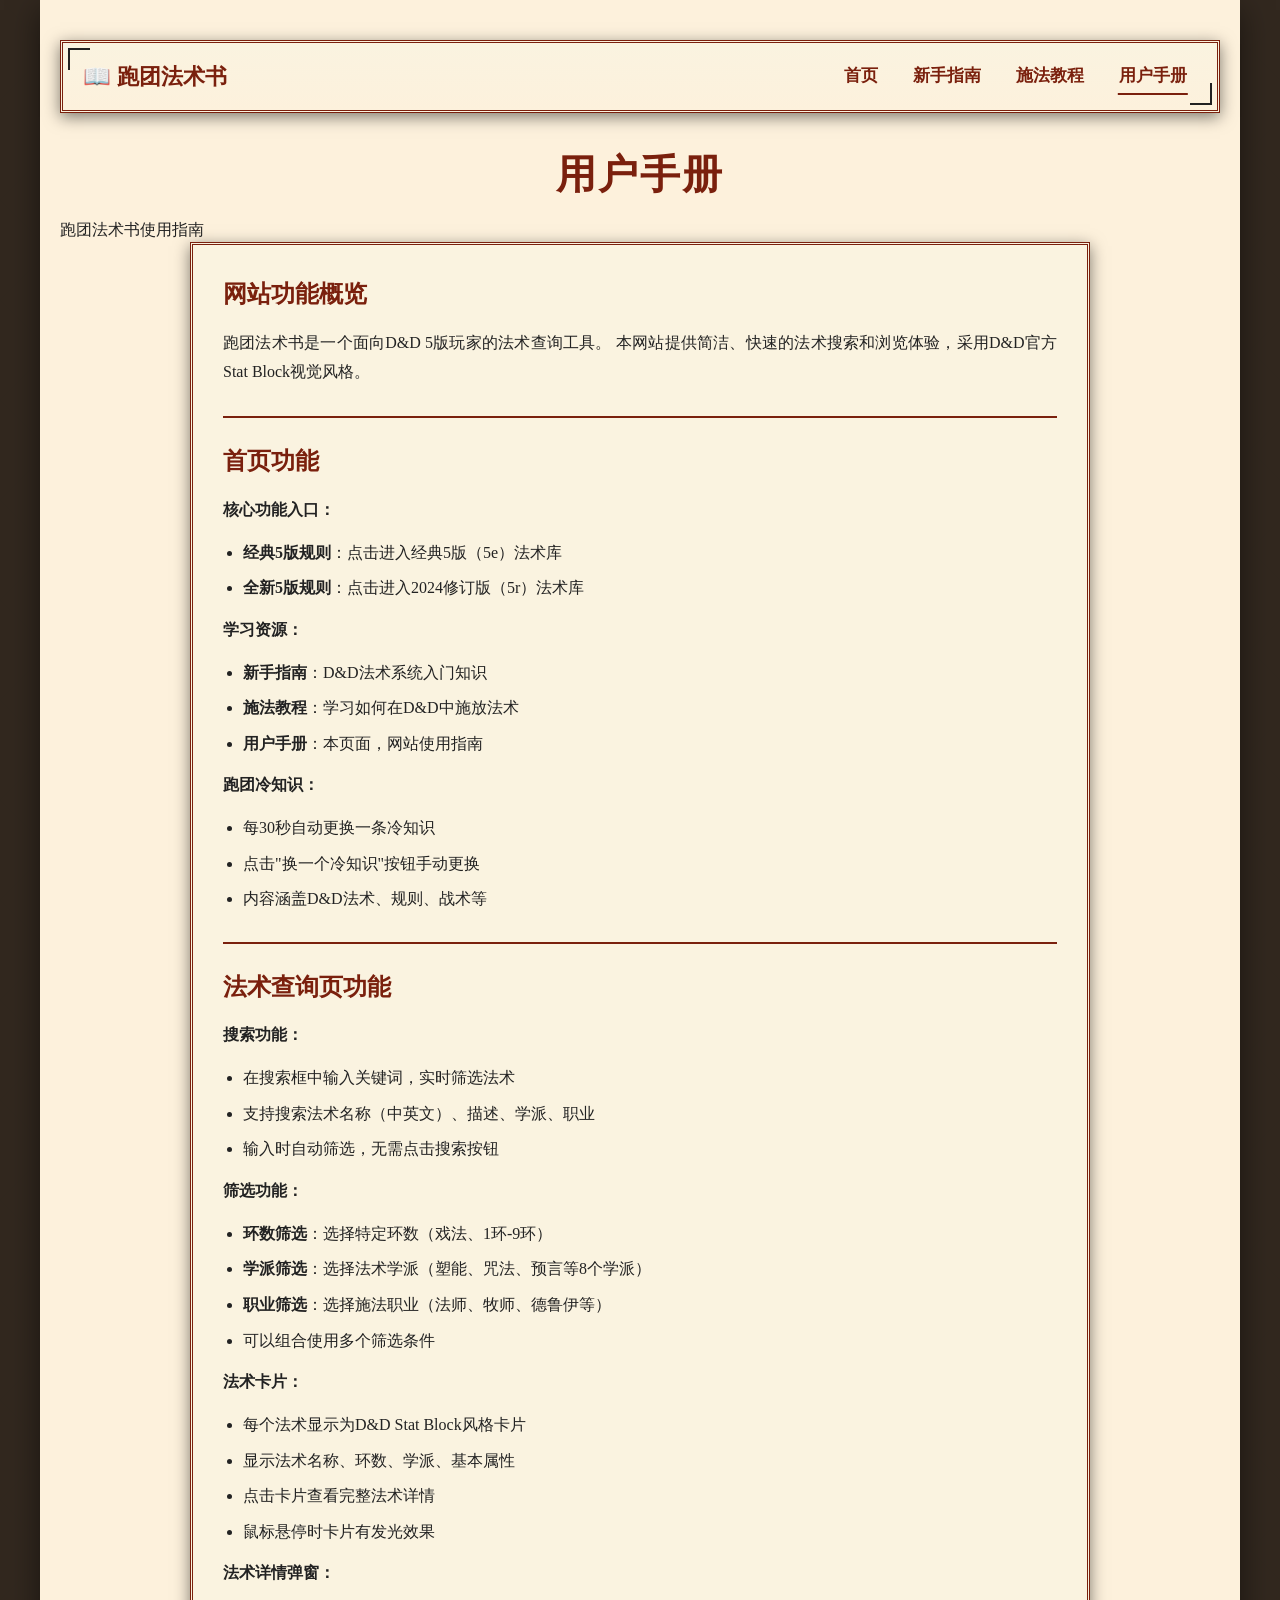
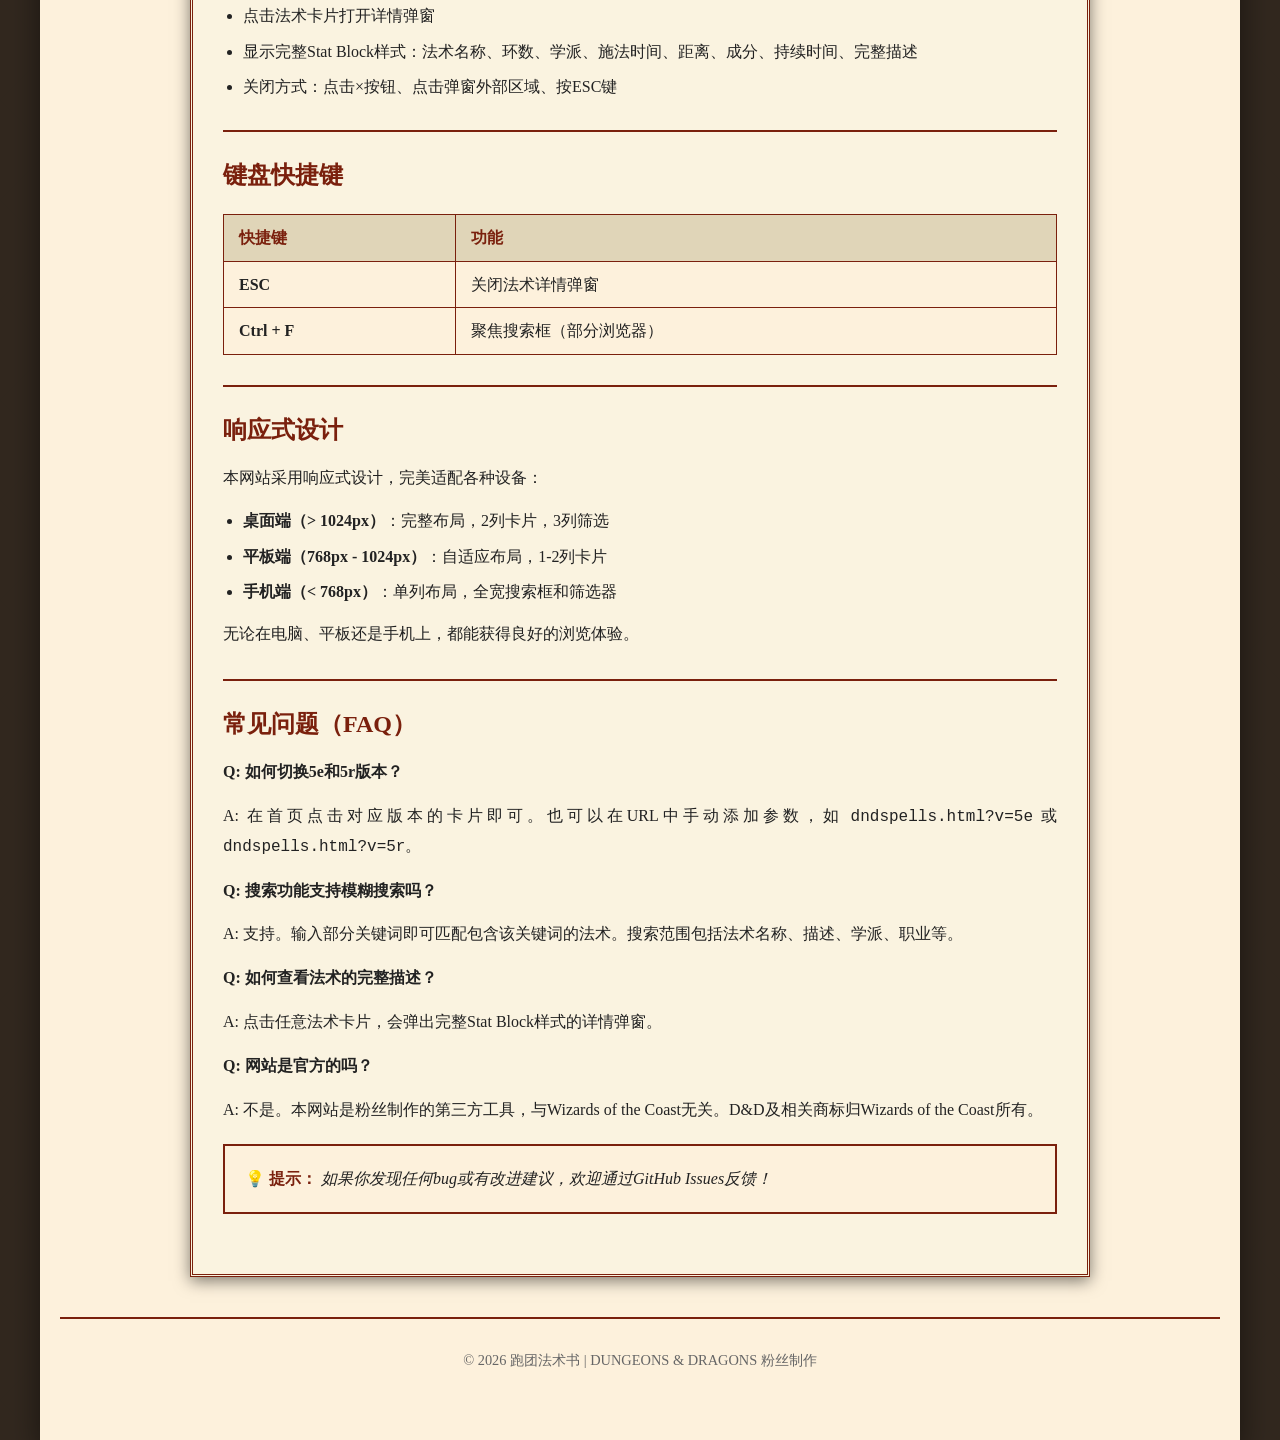
<file: UserManual.html>
<!DOCTYPE html>
<html lang="zh-CN">
<head>
    <meta charset="UTF-8">
    <meta name="viewport" content="width=device-width, initial-scale=1.0">
    <title>用户手册 - 跑团法术书</title>
    <link rel="stylesheet" href="css/style.css">
    <style>
        /* 辅助页面样式（复用GuideBook.html的样式） */
        .page-container {
            max-width: 900px;
            margin: 0 auto;
            padding: var(--spacing-xl);
            background: var(--parchment-light);
            border: 3px double var(--dnd-red);
            box-shadow: 0 4px 15px var(--shadow-color);
        }
        
        .content-section {
            margin-bottom: var(--spacing-xl);
        }
        
        .content-section h2 {
            text-align: left;
            margin-bottom: var(--spacing-md);
            font-size: 1.5em;
        }
        
        .content-section p {
            margin-bottom: var(--spacing-md);
            line-height: 1.8;
            text-align: justify;
        }
        
        .content-section ul,
        .content-section ol {
            margin-left: var(--spacing-lg);
            margin-bottom: var(--spacing-md);
        }
        
        .content-section li {
            margin-bottom: var(--spacing-sm);
            line-height: 1.6;
        }
        
        .tip-box {
            background: var(--parchment);
            border: 2px double var(--dnd-red);
            padding: var(--spacing-lg);
            margin: var(--spacing-lg) 0;
            font-style: italic;
        }
        
        .tip-box::before {
            content: "💡 提示：";
            font-weight: 700;
            font-style: normal;
            color: var(--dnd-red);
        }
        
        .shortcut-table {
            width: 100%;
            border-collapse: collapse;
            margin: var(--spacing-lg) 0;
        }
        
        .shortcut-table th,
        .shortcut-table td {
            border: 1px solid var(--dnd-red);
            padding: var(--spacing-sm) var(--spacing-md);
            text-align: left;
        }
        
        .shortcut-table th {
            background: var(--parchment-dark);
            font-weight: 700;
            color: var(--dnd-red);
        }
        
        .shortcut-table td {
            background: var(--parchment);
        }
    </style>
</head>
<body>
    <div class="container">
        <!-- 导航栏 -->
        <nav class="navbar">
            <a href="index.html" class="navbar-logo">
                📖 跑团法术书
            </a>
            <ul class="navbar-links">
                <li><a href="index.html">首页</a></li>
                <li><a href="GuideBook.html">新手指南</a></li>
                <li><a href="MagicTutorial.html">施法教程</a></li>
                <li><a href="UserManual.html" class="active">用户手册</a></li>
            </ul>
        </nav>
        
        <!-- 页面标题区 -->
        <div class="page-header">
            <h1 class="page-title">用户手册</h1>
            <div class="page-description">跑团法术书使用指南</div>
        </div>
        
        <!-- 内容区域（Stat Block风格排版） -->
        <div class="page-container">
            
            <section class="content-section">
                <h2>网站功能概览</h2>
                <p>
                    跑团法术书是一个面向D&D 5版玩家的法术查询工具。
                    本网站提供简洁、快速的法术搜索和浏览体验，采用D&D官方Stat Block视觉风格。
                </p>
            </section>
            
            <hr class="divider">
            
            <section class="content-section">
                <h2>首页功能</h2>
                <p><strong>核心功能入口：</strong></p>
                <ul>
                    <li><strong>经典5版规则</strong>：点击进入经典5版（5e）法术库</li>
                    <li><strong>全新5版规则</strong>：点击进入2024修订版（5r）法术库</li>
                </ul>
                
                <p><strong>学习资源：</strong></p>
                <ul>
                    <li><strong>新手指南</strong>：D&D法术系统入门知识</li>
                    <li><strong>施法教程</strong>：学习如何在D&D中施放法术</li>
                    <li><strong>用户手册</strong>：本页面，网站使用指南</li>
                </ul>
                
                <p><strong>跑团冷知识：</strong></p>
                <ul>
                    <li>每30秒自动更换一条冷知识</li>
                    <li>点击"换一个冷知识"按钮手动更换</li>
                    <li>内容涵盖D&D法术、规则、战术等</li>
                </ul>
            </section>
            
            <hr class="divider">
            
            <section class="content-section">
                <h2>法术查询页功能</h2>
                
                <p><strong>搜索功能：</strong></p>
                <ul>
                    <li>在搜索框中输入关键词，实时筛选法术</li>
                    <li>支持搜索法术名称（中英文）、描述、学派、职业</li>
                    <li>输入时自动筛选，无需点击搜索按钮</li>
                </ul>
                
                <p><strong>筛选功能：</strong></p>
                <ul>
                    <li><strong>环数筛选</strong>：选择特定环数（戏法、1环-9环）</li>
                    <li><strong>学派筛选</strong>：选择法术学派（塑能、咒法、预言等8个学派）</li>
                    <li><strong>职业筛选</strong>：选择施法职业（法师、牧师、德鲁伊等）</li>
                    <li>可以组合使用多个筛选条件</li>
                </ul>
                
                <p><strong>法术卡片：</strong></p>
                <ul>
                    <li>每个法术显示为D&D Stat Block风格卡片</li>
                    <li>显示法术名称、环数、学派、基本属性</li>
                    <li>点击卡片查看完整法术详情</li>
                    <li>鼠标悬停时卡片有发光效果</li>
                </ul>
                
                <p><strong>法术详情弹窗：</strong></p>
                <ul>
                    <li>点击法术卡片打开详情弹窗</li>
                    <li>显示完整Stat Block样式：法术名称、环数、学派、施法时间、距离、成分、持续时间、完整描述</li>
                    <li>关闭方式：点击×按钮、点击弹窗外部区域、按ESC键</li>
                </ul>
            </section>
            
            <hr class="divider">
            
            <section class="content-section">
                <h2>键盘快捷键</h2>
                <table class="shortcut-table">
                    <thead>
                        <tr>
                            <th>快捷键</th>
                            <th>功能</th>
                        </tr>
                    </thead>
                    <tbody>
                        <tr>
                            <td><strong>ESC</strong></td>
                            <td>关闭法术详情弹窗</td>
                        </tr>
                        <tr>
                            <td><strong>Ctrl + F</strong></td>
                            <td>聚焦搜索框（部分浏览器）</td>
                        </tr>
                    </tbody>
                </table>
            </section>
            
            <hr class="divider">
            
            <section class="content-section">
                <h2>响应式设计</h2>
                <p>
                    本网站采用响应式设计，完美适配各种设备：
                </p>
                <ul>
                    <li><strong>桌面端（> 1024px）</strong>：完整布局，2列卡片，3列筛选</li>
                    <li><strong>平板端（768px - 1024px）</strong>：自适应布局，1-2列卡片</li>
                    <li><strong>手机端（< 768px）</strong>：单列布局，全宽搜索框和筛选器</li>
                </ul>
                <p>
                    无论在电脑、平板还是手机上，都能获得良好的浏览体验。
                </p>
            </section>
            
            <hr class="divider">
            
            <section class="content-section">
                <h2>常见问题（FAQ）</h2>
                
                <p><strong>Q: 如何切换5e和5r版本？</strong></p>
                <p>A: 在首页点击对应版本的卡片即可。也可以在URL中手动添加参数，如 <code>dndspells.html?v=5e</code> 或 <code>dndspells.html?v=5r</code>。</p>
                
                <p><strong>Q: 搜索功能支持模糊搜索吗？</strong></p>
                <p>A: 支持。输入部分关键词即可匹配包含该关键词的法术。搜索范围包括法术名称、描述、学派、职业等。</p>
                
                <p><strong>Q: 如何查看法术的完整描述？</strong></p>
                <p>A: 点击任意法术卡片，会弹出完整Stat Block样式的详情弹窗。</p>
                
                <p><strong>Q: 网站是官方的吗？</strong></p>
                <p>A: 不是。本网站是粉丝制作的第三方工具，与Wizards of the Coast无关。D&D及相关商标归Wizards of the Coast所有。</p>
                
                <div class="tip-box">
                    如果你发现任何bug或有改进建议，欢迎通过GitHub Issues反馈！
                </div>
            </section>
            
        </div>
        
        <!-- 页脚 -->
        <footer class="footer">
            <p>© 2026 跑团法术书 | DUNGEONS & DRAGONS 粉丝制作</p>
        </footer>
    </div>
    
    <!-- 返回顶部按钮 -->
    <div class="back-to-top" id="backToTop" onclick="scrollToTop()"></div>
    
    <!-- JavaScript -->
    <script src="js/main.js"></script>
</body>
</html>
</file>
<file: css/style.css>
/* ============================
   D&D 跑团法术书 - 全局样式
   基于D&D官方Stat Block设计风格
   ============================ */

/* CSS变量定义 - D&D Stat Block颜色方案 */
:root {
    /* 主色调（纸张） */
    --parchment: #fdf1dc;
    --parchment-light: #faf3e0;
    --parchment-dark: #e0d5b8;
    
    /* 强调色（边框/标题） */
    --dnd-red: #7a200d;
    --dnd-red-light: #a0301a;
    --dnd-gold: #c9ad6a;
    
    /* 文本色 */
    --text-primary: #222;
    --text-secondary: #666;
    --text-tertiary: #888;
    --text-muted: #999;
    
    /* 功能色 */
    --shadow-color: rgba(0, 0, 0, 0.5);
    --shadow-light: rgba(122, 32, 13, 0.6);
    
    /* 字体 - 统一使用宋体，避免数字和汉字使用不同字体 */
    --font-serif: "Noto Serif SC", "SimSun", "Songti SC", serif;
    --font-size-base: 16px;
    
    /* 间距 */
    --spacing-xs: 5px;
    --spacing-sm: 10px;
    --spacing-md: 15px;
    --spacing-lg: 20px;
    --spacing-xl: 30px;
    --spacing-xxl: 40px;
    
    /* 布局 */
    --max-width: 1200px;
    --border-double: 2px double var(--dnd-red);
}

/* ============================
   全局重置与基础样式
   ============================ */
* {
    margin: 0;
    padding: 0;
    box-sizing: border-box;
}

body {
    font-family: var(--font-serif);
    font-size: var(--font-size-base);
    background: #32281f url('data:image/svg+xml;utf8,<svg xmlns="http://www.w3.org/2000/svg" width="100" height="100"><rect width="100" height="100" fill="%2332281f"/><path d="M0 0L100 100M100 0L0 100" stroke="%23221818" stroke-width="0.5" opacity="0.1"/></svg>') repeat;
    color: var(--text-primary);
    line-height: 1.6;
    min-height: 100vh;
    font-variant-numeric: tabular-nums; /* 数字等宽对齐 */
}

/* ============================
   布局容器
   ============================ */
.container {
    max-width: var(--max-width);
    margin: 0 auto;
    padding: var(--spacing-xxl) var(--spacing-lg);
    background: var(--parchment);
    box-shadow: 0 10px 30px var(--shadow-color);
    min-height: 100vh;
}

/* ============================
   导航栏样式（改进版 - Stat Block风格）
   ============================ */
.navbar {
    background: linear-gradient(to bottom, var(--parchment-light), var(--parchment));
    border: 3px double var(--dnd-red);
    padding: var(--spacing-md) var(--spacing-lg);
    margin-bottom: var(--spacing-xl);
    display: flex;
    justify-content: space-between;
    align-items: center;
    box-shadow: 0 4px 15px var(--shadow-color);
    position: relative;
    overflow: hidden;
}

/* 装饰性边角 */
.navbar::before,
.navbar::after {
    content: '';
    position: absolute;
    width: 20px;
    height: 20px;
    border-color: var(--dnd-red);
}

.navbar::before {
    top: 5px;
    left: 5px;
    border-top: 2px solid;
    border-left: 2px solid;
}

.navbar::after {
    bottom: 5px;
    right: 5px;
    border-bottom: 2px solid;
    border-right: 2px solid;
}

/* Logo区域 */
.navbar-logo {
    font-size: 1.4em;
    font-weight: 700;
    color: var(--dnd-red);
    text-decoration: none;
    display: flex;
    align-items: center;
    gap: 10px;
    transition: all 0.3s ease;
    position: relative;
    z-index: 1;
}

.navbar-logo:hover {
    text-decoration: none;
    color: var(--dnd-red-light);
    transform: scale(1.02);
}

.navbar-logo-icon {
    font-size: 1.2em;
}

/* 导航链接区域 */
.navbar-links {
    display: flex;
    gap: var(--spacing-md);
    list-style: none;
    margin: 0;
    padding: 0;
    position: relative;
    z-index: 1;
}

.navbar-links li {
    position: relative;
}

.navbar-links a {
    color: var(--dnd-red);
    text-decoration: none;
    font-weight: 700;
    font-size: 1.05em;
    padding: var(--spacing-xs) var(--spacing-sm);
    transition: all 0.3s ease;
    position: relative;
    display: block;
}

/* 下划线动画效果 */
.navbar-links a::after {
    content: '';
    position: absolute;
    bottom: 0;
    left: 50%;
    width: 0;
    height: 2px;
    background: var(--dnd-red);
    transition: all 0.3s ease;
    transform: translateX(-50%);
}

.navbar-links a:hover::after,
.navbar-links a.active::after {
    width: 80%;
}

.navbar-links a:hover {
    color: var(--dnd-red-light);
    background: rgba(122, 32, 13, 0.05);
}

/* 当前页面高亮 */
.navbar-links a.active {
    color: var(--dnd-red);
    font-weight: 700;
}

/* 响应式：移动端汉堡菜单 */
.navbar-toggle {
    display: none;
    background: none;
    border: 2px double var(--dnd-red);
    color: var(--dnd-red);
    font-size: 1.5em;
    padding: 5px 10px;
    cursor: pointer;
    transition: all 0.3s ease;
}

.navbar-toggle:hover {
    background: var(--parchment-dark);
}

@media (max-width: 768px) {
    .navbar {
        flex-wrap: wrap;
    }
    
    .navbar-toggle {
        display: block;
    }
    
    .navbar-links {
        display: none;
        width: 100%;
        flex-direction: column;
        gap: var(--spacing-sm);
        margin-top: var(--spacing-md);
        padding-top: var(--spacing-md);
        border-top: 1px solid var(--dnd-red);
    }
    
    .navbar-links.show {
        display: flex;
    }
    
    .navbar-links a {
        padding: var(--spacing-sm);
        text-align: center;
    }
}

/* ============================
   标题样式（Stat Block风格）
   ============================ */
h1 {
    font-family: var(--font-serif);
    font-size: 2.5em;
    color: var(--dnd-red);
    text-align: center;
    letter-spacing: 2px;
    margin-bottom: var(--spacing-sm);
    font-weight: 700;
}

h2 {
    font-family: var(--font-serif);
    font-size: 1.8em;
    color: var(--dnd-red);
    text-align: center;
    margin-bottom: var(--spacing-lg);
    font-weight: 700);
}

h3 {
    font-family: var(--font-serif);
    font-size: 1.5em;
    color: var(--dnd-red);
    text-align: center;
    margin-bottom: var(--spacing-md);
    font-weight: 700);
}

/* 双线分隔符 */
.divider {
    border: none;
    border-top: var(--border-double);
    margin: var(--spacing-lg) 0;
    height: 6px;
}

.divider-thin {
    border: none;
    border-top: 1px solid var(--dnd-red);
    margin: var(--spacing-md) 0;
}

/* ============================
   链接样式（Stat Block风格）
   ============================ */
a {
    color: var(--dnd-red);
    text-decoration: none;
    transition: color 0.3s ease;
}

a:hover {
    color: var(--dnd-red-light);
    text-decoration: underline;
}

/* ============================
   Stat Block卡片基础样式
   ============================ */
.stat-block-card {
    background: var(--parchment);
    border: 5px double var(--dnd-red);
    padding: var(--spacing-lg);
    box-shadow: 0 8px 25px var(--shadow-color);
    position: relative;
    transition: all 0.3s ease;
}

.stat-block-card::before,
.stat-block-card::after {
    content: '';
    position: absolute;
    width: 15px;
    height: 15px;
    border-color: var(--dnd-red);
}

.stat-block-card::before {
    top: -3px;
    left: -3px;
    border-top: 3px solid;
    border-left: 3px solid;
}

.stat-block-card::after {
    bottom: -3px;
    right: -3px;
    border-bottom: 3px solid;
    border-right: 3px solid;
}

.stat-block-card:hover {
    box-shadow: 0 0 15px var(--shadow-light);
    transform: translateY(-5px);
}

/* ============================
   按钮样式（Stat Block风格）
   ============================ */
.btn-stat-block {
    display: inline-block;
    background: var(--parchment);
    border: 2px double var(--dnd-red);
    color: var(--dnd-red);
    font-family: var(--font-serif);
    font-size: 1em;
    padding: var(--spacing-sm) var(--spacing-lg);
    cursor: pointer;
    transition: all 0.3s ease;
    text-align: center;
}

.btn-stat-block:hover {
    background: var(--parchment-dark);
    box-shadow: 0 0 10px var(--shadow-light);
}

/* ============================
   首页样式
   ============================ */

/* 标题区 */
.hero-section {
    text-align: center;
    padding: var(--spacing-xxl) 0;
    margin-bottom: var(--spacing-xl);
}

.hero-title {
    font-size: 3em;
    color: var(--dnd-red);
    margin-bottom: var(--spacing-sm);
    font-weight: 700;
    letter-spacing: 3px;
}

.hero-subtitle {
    font-size: 1.2em;
    color: var(--text-secondary);
    font-style: italic;
    font-variant: small-caps;
    letter-spacing: 2px;
}

/* 功能卡片区 */
.features-section {
    display: grid;
    grid-template-columns: repeat(auto-fit, minmax(300px, 1fr));
    gap: var(--spacing-xl);
    margin-bottom: var(--spacing-xxl);
}

.feature-card {
    background: var(--parchment);
    border: 5px double var(--dnd-red);
    padding: var(--spacing-xl);
    text-align: center;
    box-shadow: 0 8px 25px var(--shadow-color);
    position: relative;
    transition: all 0.3s ease;
    cursor: pointer;
}

.feature-card::before,
.feature-card::after {
    content: '';
    position: absolute;
    width: 15px;
    height: 15px;
    border-color: var(--dnd-red);
}

.feature-card::before {
    top: -3px;
    left: -3px;
    border-top: 3px solid;
    border-left: 3px solid;
}

.feature-card::after {
    bottom: -3px;
    right: -3px;
    border-bottom: 3px solid;
    border-right: 3px solid;
}

.feature-card:hover {
    box-shadow: 0 0 15px var(--shadow-light);
    transform: translateY(-5px);
}

.feature-card-title {
    font-size: 1.8em;
    color: var(--dnd-red);
    margin-bottom: var(--spacing-sm);
    font-weight: 700;
}

.feature-card-subtitle {
    font-size: 1em;
    color: var(--text-secondary);
    font-style: italic;
    font-variant: small-caps;
    margin-bottom: var(--spacing-lg);
}

.feature-card-desc {
    font-size: 1em;
    color: var(--text-primary);
    line-height: 1.6;
    margin-bottom: var(--spacing-lg);
}

.feature-card-link {
    display: inline-block;
    color: var(--dnd-red);
    font-weight: 700;
    font-size: 1.1em;
    transition: all 0.3s ease;
}

.feature-card-link:hover {
    color: var(--dnd-red-light);
    text-decoration: underline;
}

/* 学习资源区 */
.resources-section {
    margin-bottom: var(--spacing-xxl);
}

.resources-title {
    font-size: 1.8em;
    color: var(--dnd-red);
    text-align: center;
    margin-bottom: var(--spacing-lg);
}

.resources-grid {
    display: grid;
    grid-template-columns: repeat(auto-fit, minmax(250px, 1fr));
    gap: var(--spacing-lg);
}

.resource-link {
    display: block;
    background: var(--parchment);
    border: 3px double var(--dnd-red);
    padding: var(--spacing-lg);
    text-align: center;
    color: var(--dnd-red);
    font-family: var(--font-serif);
    font-size: 1.2em;
    font-weight: 700;
    transition: all 0.3s ease;
    text-decoration: none;
}

.resource-link:hover {
    background: var(--parchment-dark);
    box-shadow: 0 0 10px var(--shadow-light);
    text-decoration: none;
}

/* 冷知识区 */
.funfact-section {
    margin-bottom: var(--spacing-xxl);
}

.funfact-card {
    background: var(--parchment);
    border: 5px double var(--dnd-red);
    padding: var(--spacing-xl);
    box-shadow: 0 8px 25px var(--shadow-color);
    position: relative;
    min-height: 200px;
    display: flex;
    flex-direction: column;
    justify-content: center;
}

.funfact-card::before,
.funfact-card::after {
    content: '';
    position: absolute;
    width: 15px;
    height: 15px;
    border-color: var(--dnd-red);
}

.funfact-card::before {
    top: -3px;
    left: -3px;
    border-top: 3px solid;
    border-left: 3px solid;
}

.funfact-card::after {
    bottom: -3px;
    right: -3px;
    border-bottom: 3px solid;
    border-right: 3px solid;
}

.funfact-title {
    font-size: 1.5em;
    color: var(--dnd-red);
    text-align: center;
    margin-bottom: var(--spacing-lg);
    font-weight: 700;
}

.funfact-content {
    font-size: 1.1em;
    color: var(--text-primary);
    line-height: 1.8;
    text-align: justify;
    font-style: italic;
}

.funfact-refresh {
    text-align: center;
    margin-top: var(--spacing-lg);
}

/* 页脚 */
.footer {
    text-align: center;
    padding: var(--spacing-xl) 0;
    border-top: var(--border-double);
    margin-top: var(--spacing-xxl);
    color: var(--text-secondary);
    font-size: 0.9em;
}

/* ============================
   返回顶部按钮（Stat Block风格）
   ============================ */
.back-to-top {
    position: fixed;
    bottom: 30px;
    right: 30px;
    width: 50px;
    height: 50px;
    background: var(--parchment);
    border: 3px double var(--dnd-red);
    border-radius: 50%;
    display: none;
    align-items: center;
    justify-content: center;
    cursor: pointer;
    box-shadow: 0 4px 15px var(--shadow-color);
    transition: all 0.3s ease;
    z-index: 1000;
}

.back-to-top:hover {
    background: var(--parchment-dark);
    box-shadow: 0 0 15px var(--shadow-light);
    transform: translateY(-3px);
}

.back-to-top::before {
    content: '↑';
    font-size: 1.5em;
    color: var(--dnd-red);
    font-weight: 700;
}

.back-to-top.show {
    display: flex;
}

/* ============================
   Toast提示（Stat Block风格）
   ============================ */
.toast {
    position: fixed;
    top: 20px;
    left: 50%;
    transform: translateX(-50%);
    background: var(--parchment);
    border: 3px double var(--dnd-red);
    padding: var(--spacing-md) var(--spacing-xl);
    box-shadow: 0 4px 15px var(--shadow-color);
    z-index: 2000;
    font-family: var(--font-serif);
    color: var(--dnd-red);
    font-weight: 700;
    animation: fadeInOut 3s ease;
}

@keyframes fadeInOut {
    0% { opacity: 0; transform: translateX(-50%) translateY(-20px); }
    10% { opacity: 1; transform: translateX(-50%) translateY(0); }
    90% { opacity: 1; transform: translateX(-50%) translateY(0); }
    100% { opacity: 0; transform: translateX(-50%) translateY(-20px); }
}

/* ============================
   响应式设计
   ============================ */
@media (max-width: 1024px) {
    .container {
        padding: var(--spacing-xl) var(--spacing-md);
    }
    
    .hero-title {
        font-size: 2.5em;
    }
    
    .features-section {
        grid-template-columns: 1fr;
    }
}

@media (max-width: 768px) {
    :root {
        --font-size-base: 14px;
    }
    
    .container {
        padding: var(--spacing-lg) var(--spacing-sm);
    }
    
    .hero-title {
        font-size: 2em;
    }
    
    .hero-subtitle {
        font-size: 1em;
    }
    
    .features-section {
        gap: var(--spacing-lg);
    }
    
    .feature-card {
        padding: var(--spacing-lg);
    }
    
    .resources-grid {
        grid-template-columns: 1fr;
    }
    
    .back-to-top {
        bottom: 20px;
        right: 20px;
        width: 40px;
        height: 40px;
    }
}

@media (max-width: 480px) {
    .hero-title {
        font-size: 1.8em;
    }
    
    .feature-card-title {
        font-size: 1.5em;
    }
    
    .funfact-card {
        padding: var(--spacing-lg);
    }
}

/* ============================
   动画效果
   ============================ */
@keyframes fadeIn {
    from { opacity: 0; }
    to { opacity: 1; }
}

@keyframes slideUp {
    from { opacity: 0; transform: translateY(20px); }
    to { opacity: 1; transform: translateY(0); }
}

.fade-in {
    animation: fadeIn 0.5s ease;
}

.slide-up {
    animation: slideUp 0.5s ease;
}

/* ============================
   辅助类
   ============================ */
.text-center { text-align: center; }
.text-left { text-align: left; }
.text-right { text-align: right; }
.text-italic { font-style: italic; }
.text-bold { font-weight: 700; }
.mt-sm { margin-top: var(--spacing-sm); }
.mt-md { margin-top: var(--spacing-md); }
.mt-lg { margin-top: var(--spacing-lg); }
.mb-sm { margin-bottom: var(--spacing-sm); }
.mb-md { margin-bottom: var(--spacing-md); }
.mb-lg { margin-bottom: var(--spacing-lg); }
</file>
<file: css/stat-block.css>
/* D&D Stat Block 风格法术卡片样式 */
/* 提取自 stat-block-demo-v3.html */
/* 修订：统一使用宋体字体栈，修复数字与汉字对齐问题 */

:root {
    /* 统一字体变量 - 与 style.css 保持一致 */
    --font-serif: "Noto Serif SC", "SimSun", "Songti SC", serif;
}

* { margin: 0; padding: 0; box-sizing: border-box; }

body {
    font-family: var(--font-serif);
    background: #32281f;
    padding: 40px 20px;
    display: flex;
    justify-content: center;
    align-items: flex-start;
    min-height: 100vh;
    font-variant-numeric: tabular-nums; /* 数字等宽对齐 */
}

.stat-block {
    background: #fdf1dc;
    border: 5px double #7a200d;
    padding: 15px 20px;
    max-width: 400px;
    width: 100%;
    box-shadow: 0 8px 25px rgba(0,0,0,0.6);
    position: relative;
}

.stat-block::before,
.stat-block::after {
    content: '';
    position: absolute;
    width: 15px;
    height: 15px;
    border-color: #7a200d;
}

.stat-block::before {
    top: -3px;
    left: -3px;
    border-top: 3px solid;
    border-left: 3px solid;
}

.stat-block::after {
    bottom: -3px;
    right: -3px;
    border-bottom: 3px solid;
    border-right: 3px solid;
}

.spell-name {
    font-family: var(--font-serif);
    font-size: 1.6em;
    font-weight: 700;
    color: #7a200d;
    text-align: center;
    letter-spacing: 1px;
    margin-bottom: 3px;
}

.spell-subtitle {
    font-family: var(--font-serif);
    font-size: 0.85em;
    color: #7a200d;
    font-style: italic;
    text-align: center;
    margin-bottom: 12px;
}

.divider {
    border: none;
    border-top: 2px double #7a200d;
    height: 6px;
    margin: 10px 0;
}

.divider-thin {
    border: none;
    border-top: 1px solid #7a200d;
    margin: 12px 0;
}

.stat-line {
    display: flex;
    align-items: flex-start;
    margin-bottom: 6px;
    line-height: 1.4;
}

.stat-label {
    font-family: var(--font-serif);
    font-size: 0.75em;
    color: #7a200d;
    font-weight: 700;
    letter-spacing: 0.5px;
    margin-right: 6px;
    white-space: nowrap;
    min-width: 70px;
    font-variant: small-caps;
}

.stat-value {
    font-family: var(--font-serif);
    font-size: 0.85em;
    color: #222;
    flex: 1;
}

/* 数字样式 - 只保留 tabular-nums，使用继承的字体 */
.num {
    font-variant-numeric: tabular-nums;
    /* 不设置 font-family，继承父元素字体 */
}

.description {
    font-family: var(--font-serif);
    font-size: 0.9em;
    color: #222;
    line-height: 1.5;
    text-align: justify;
    margin-bottom: 12px;
}

.description strong {
    font-weight: 700;
}

.higher-level {
    font-family: var(--font-serif);
    font-size: 0.85em;
    color: #444;
    font-style: italic;
    margin-top: 12px;
    padding-bottom: 10px;
    border-bottom: 1px solid #7a200d;
    line-height: 1.5;
}

.higher-level-label {
    font-weight: 700;
    color: #7a200d;
}

.quote {
    font-family: var(--font-serif);
    font-size: 0.85em;
    color: #888;
    font-style: italic;
    margin-top: 6px;
    padding-top: 0;
    line-height: 1.5;
    text-align: left;
}

.source-placeholder {
    font-family: var(--font-serif);
    font-size: 0.75em;
    color: #666;
    text-align: right;
    margin-top: 12px;
    font-style: italic;
    border: 1px dashed #999;
    padding: 4px 8px;
    display: inline-block;
    float: right;
}

@media (max-width: 480px) {
    .stat-block {
        padding: 12px 15px;
        margin: 10px;
    }
    .spell-name { font-size: 1.3em; }
    .stat-label { font-size: 0.7em; min-width: 60px; }
    .stat-value, .description { font-size: 0.85em; }
}
</file>
